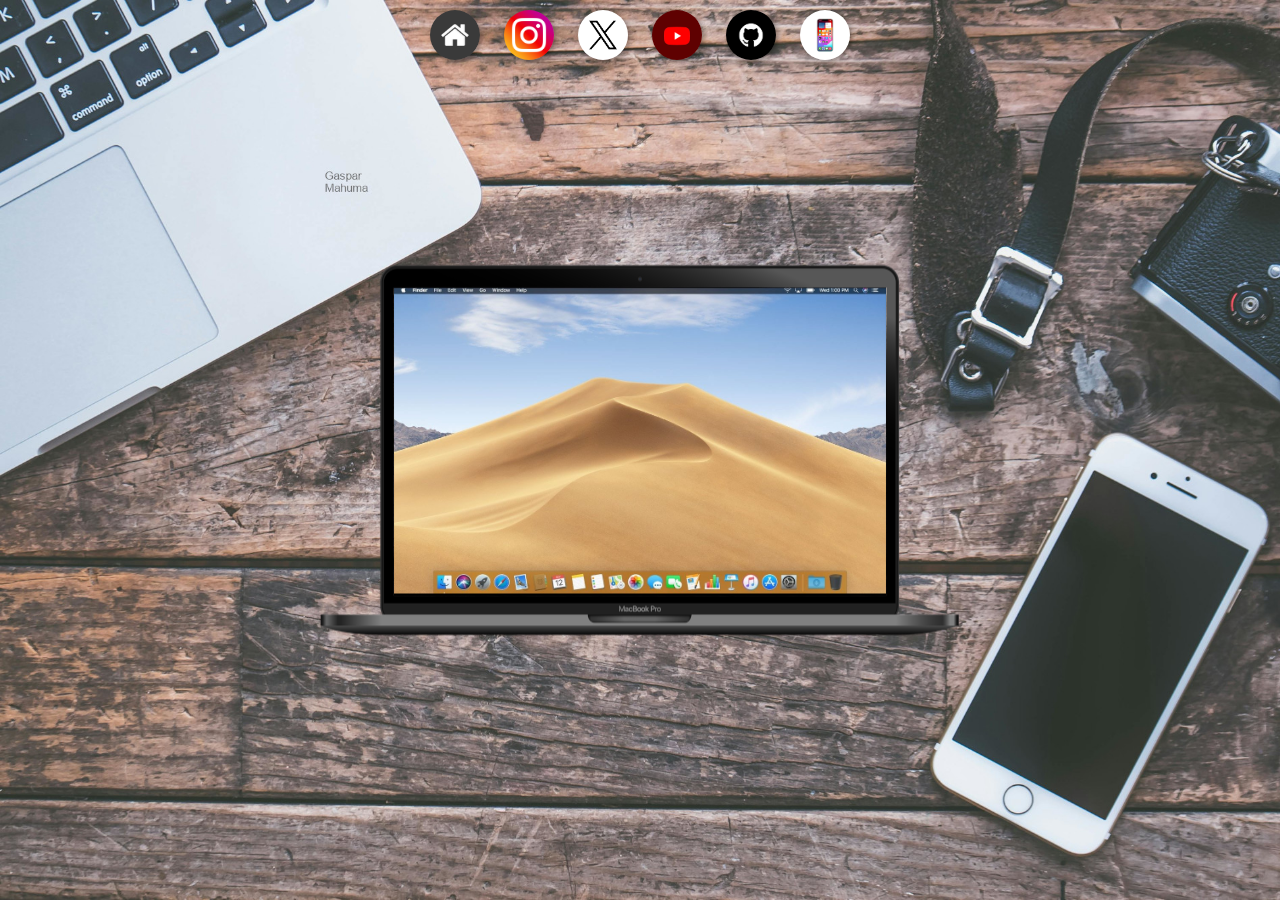
<file: index.html>
<!DOCTYPE html>
<html lang="pt-PT">
<head>
    <meta charset="UTF-8">
    <meta name="viewport" content="width=device-width, initial-scale=1.0">
    <link rel="shortcut icon" href="favicon.ico" type="image/x-icon">
    <title>Redes Sociais | Gaspar</title>
    <link rel="stylesheet" href="estilos/pc.css">
</head>
<body>
    <main>
        <section id="pc">
            <iframe src="homepc.html" name="homepc" id="homepc" frameborder="0">
                O seu navegador não compatível com iframes!
            </iframe>
        </section>
        <section id="redes-sociais">
            <a href="homepc.html" target="homepc"><img src="imagens/home.jpg" alt="Home"></a>
            <a href="instagrampc.html" target="homepc"><img src="imagens/instagram-logo.png" alt="Instagram"></a>
            <a href="xpc.html" target="homepc"><img src="imagens/x-logo.png" alt="X"></a>
            <a href="youtubepc.html" target="homepc"><img src="imagens/youtube-logo.jpg" alt="YouTube"></a>
            <a href="githubpc.html" target="homepc"><img src="imagens/github-logo.png" alt="GitHub"></a>
            <a href="phone.html"><img src="imagens/iphone-botao.png" alt="Versão Telefone"></a>
        </section>
    </main>
</body>
</html>
</file>
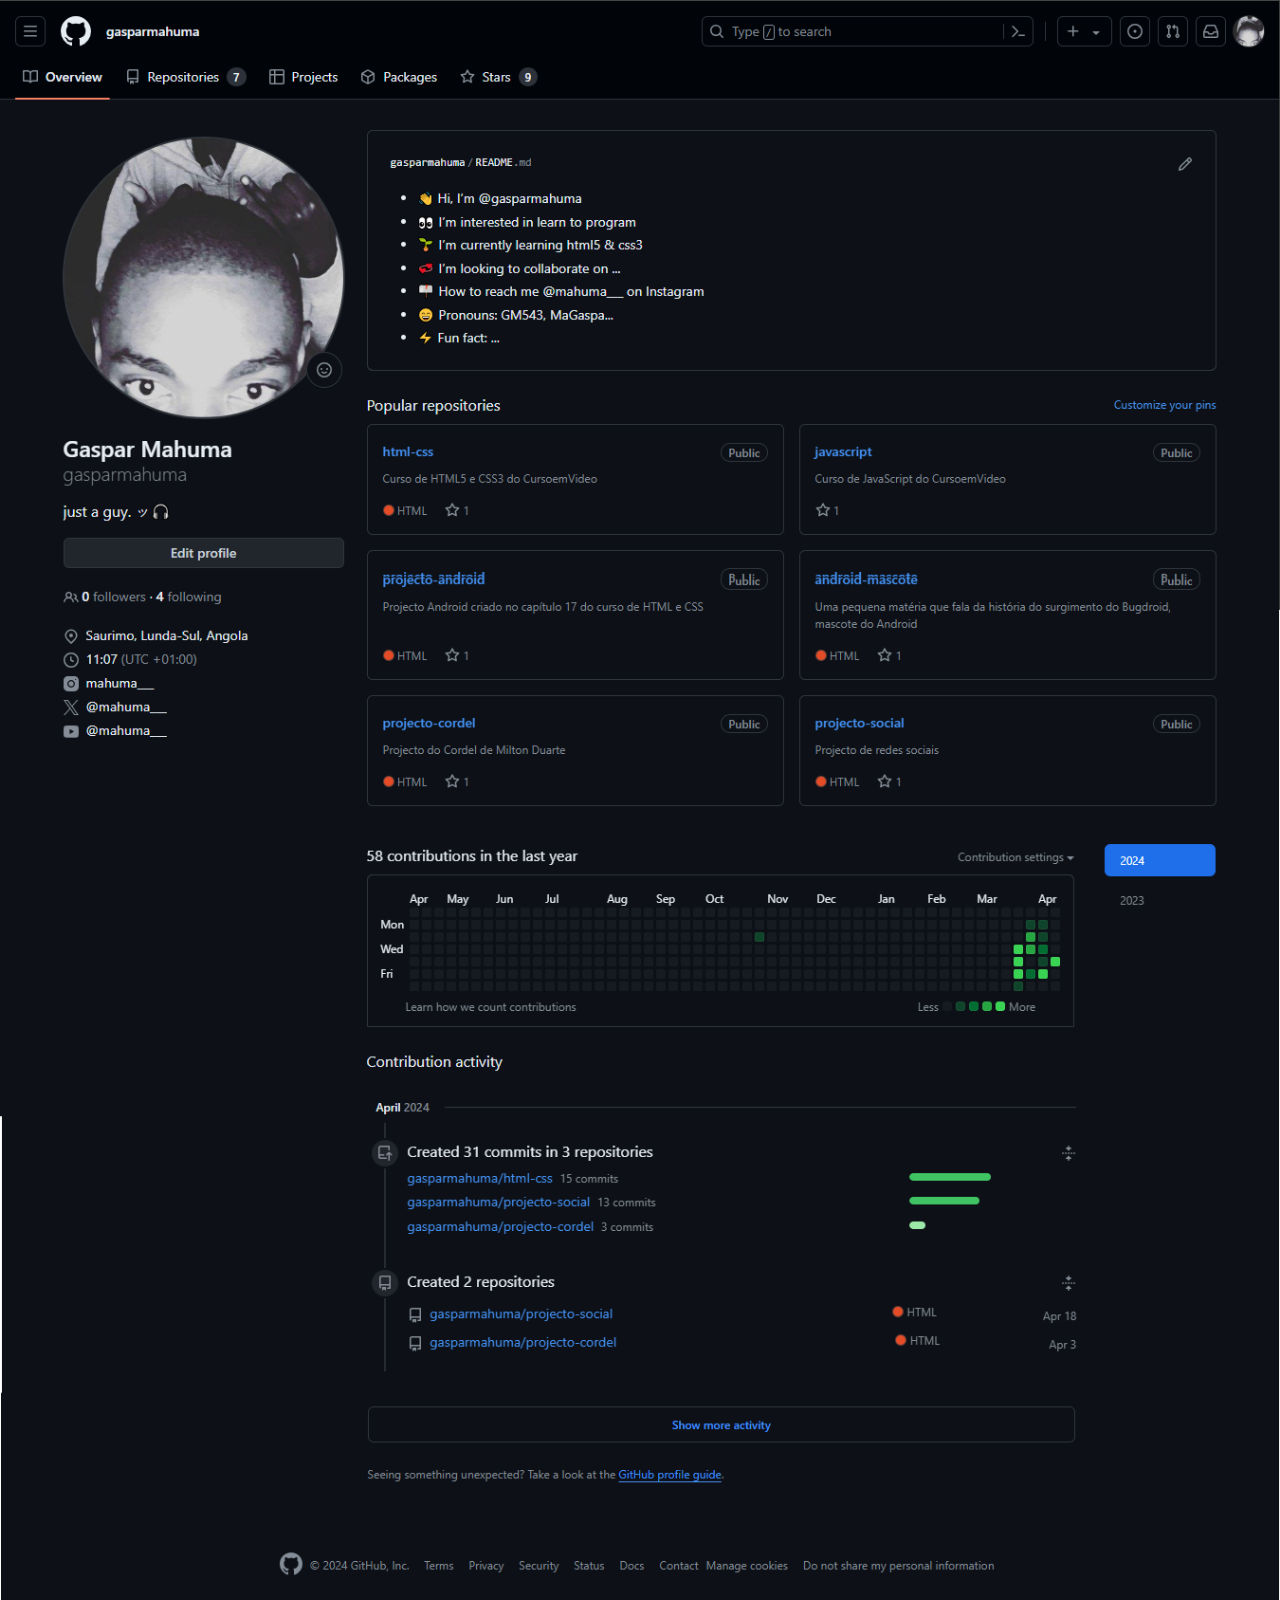
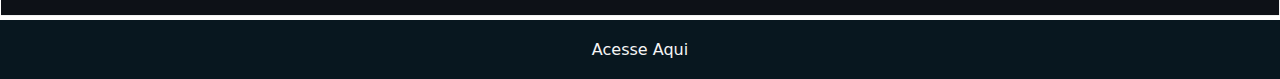
<file: githubpc.html>
<!DOCTYPE html>
<html lang="pt-PT">
<head>
    <meta charset="UTF-8">
    <meta name="viewport" content="width=device-width, initial-scale=1.0">
    <title>GitHub</title>
    <link rel="stylesheet" href="estilos/socialpc.css">
</head>
<body>
    <img src="imagens/githubpc.png" alt="GitHub"><a href="https://www.github.com/gasparmahuma" target="_blank">Acesse Aqui</a>
</body>
</html>
</file>
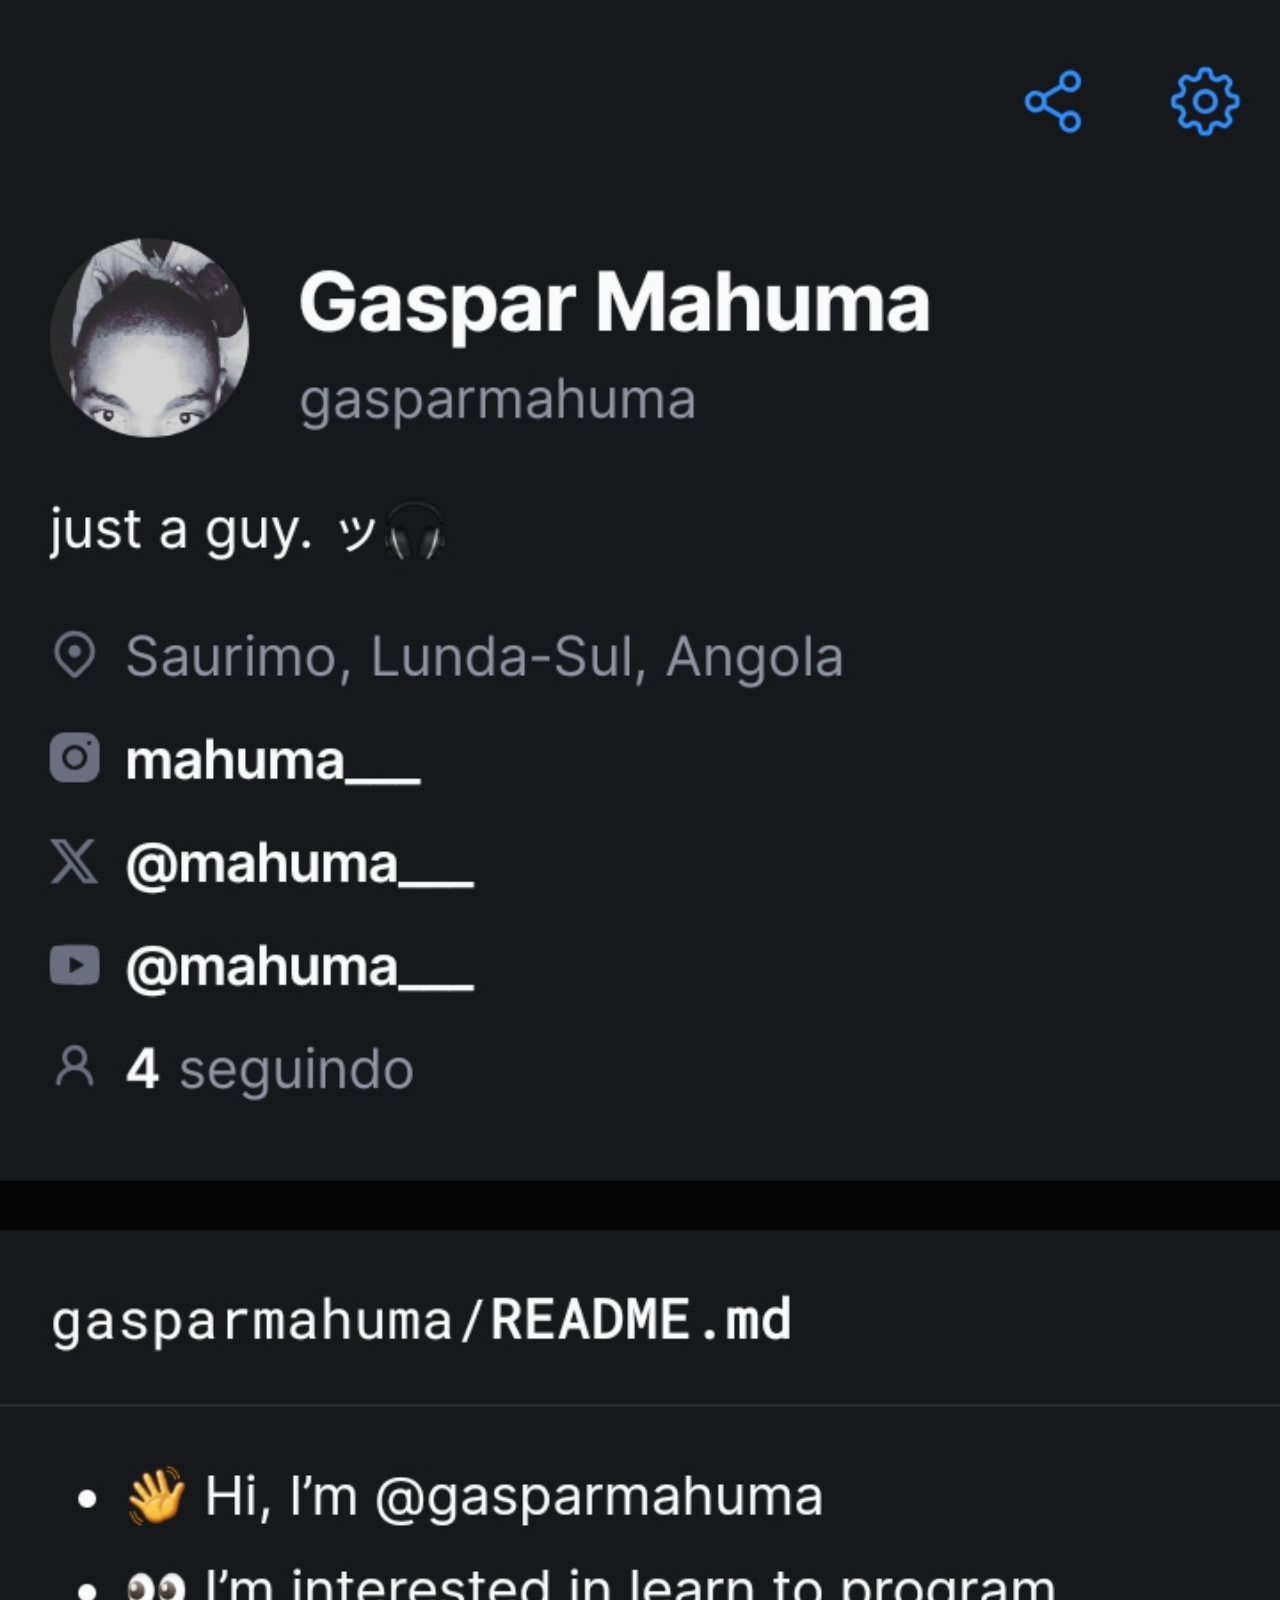
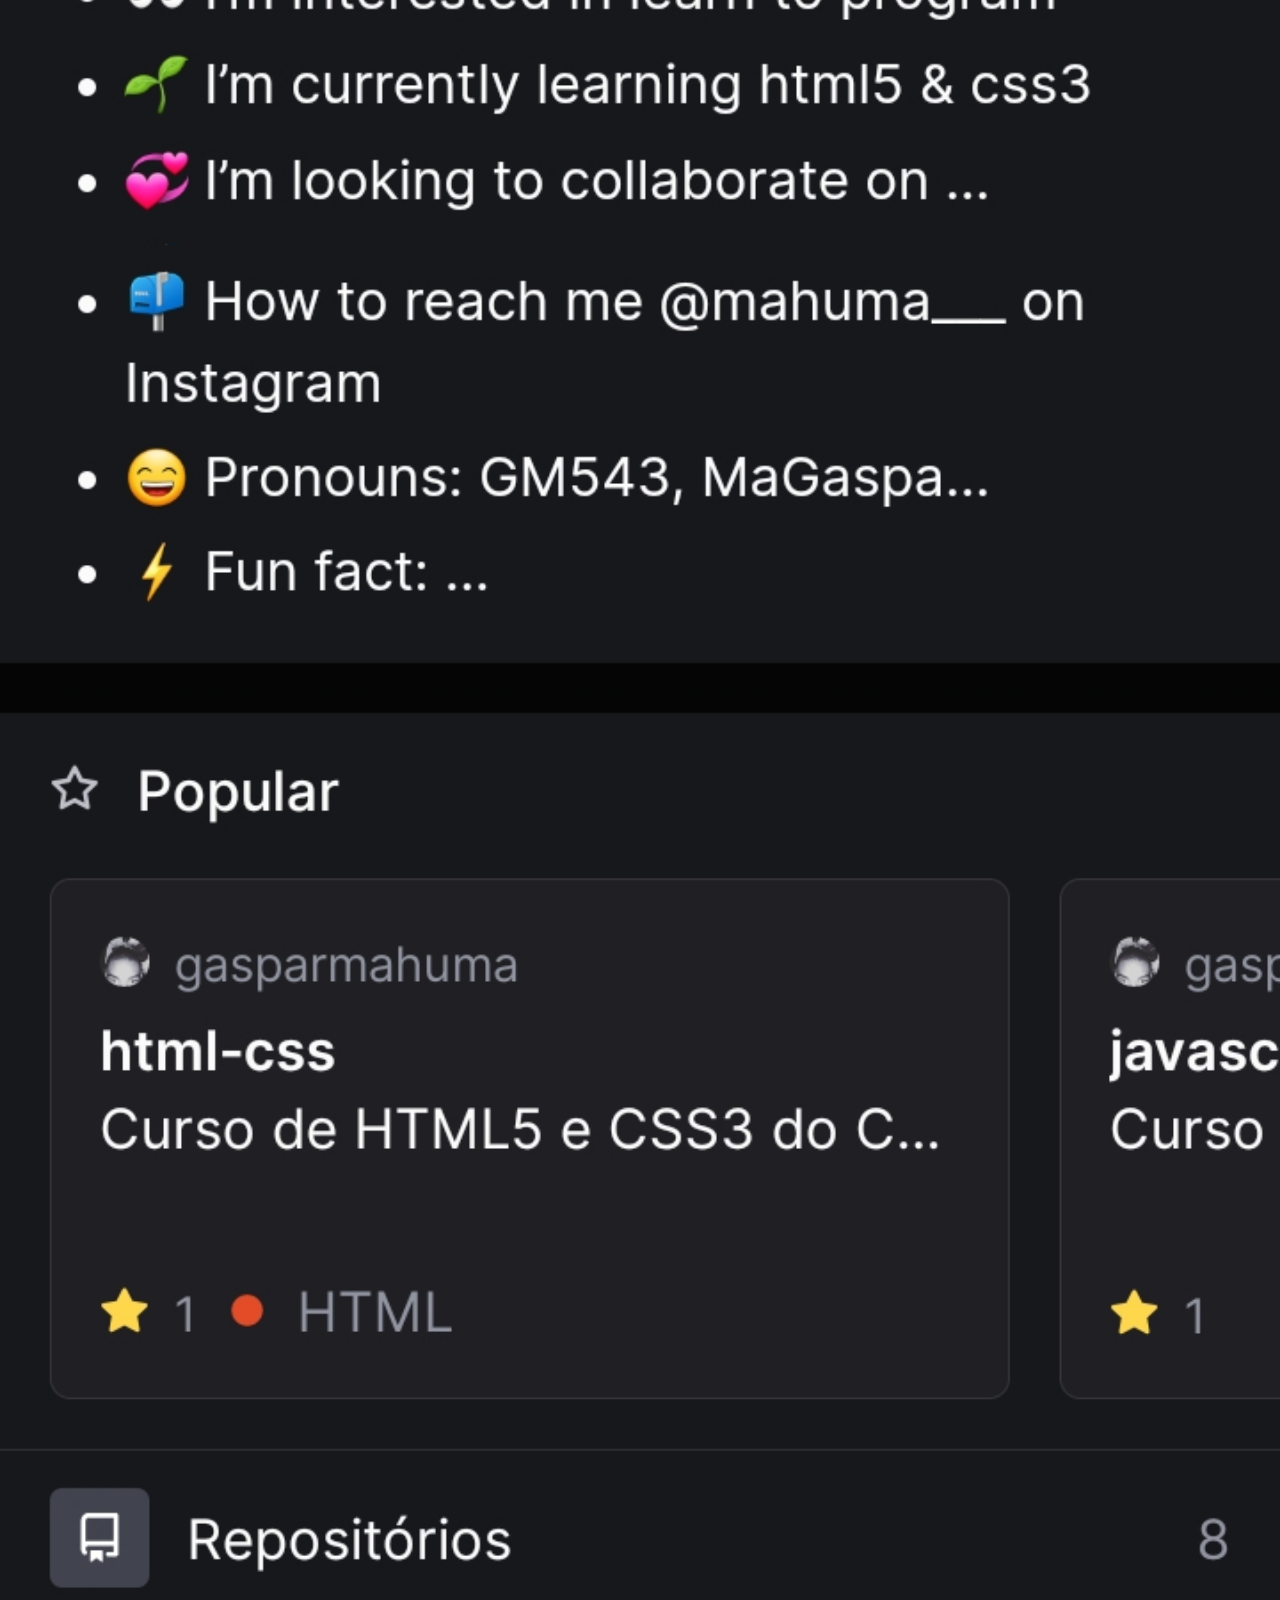
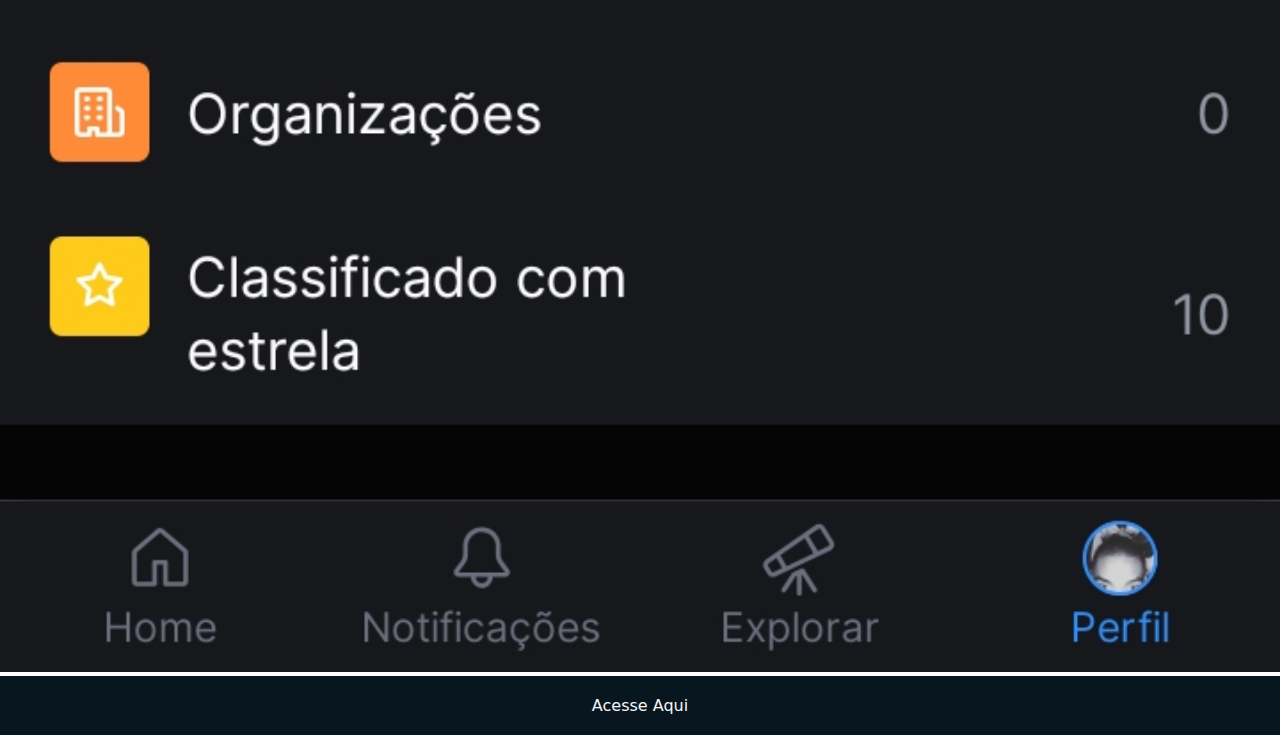
<file: githubphone.html>
<!DOCTYPE html>
<html lang="pt-PT">
<head>
    <meta charset="UTF-8">
    <meta name="viewport" content="width=device-width, initial-scale=1.0">
    <title>GitHub</title>
    <link rel="stylesheet" href="estilos/socialphone.css">
</head>
<body>
    <img src="imagens/githubphone.jpg" alt="GitHub"><a href="https://www.github.com/gasparmahuma" target="_blank">Acesse Aqui</a>
</body>
</html>
</file>
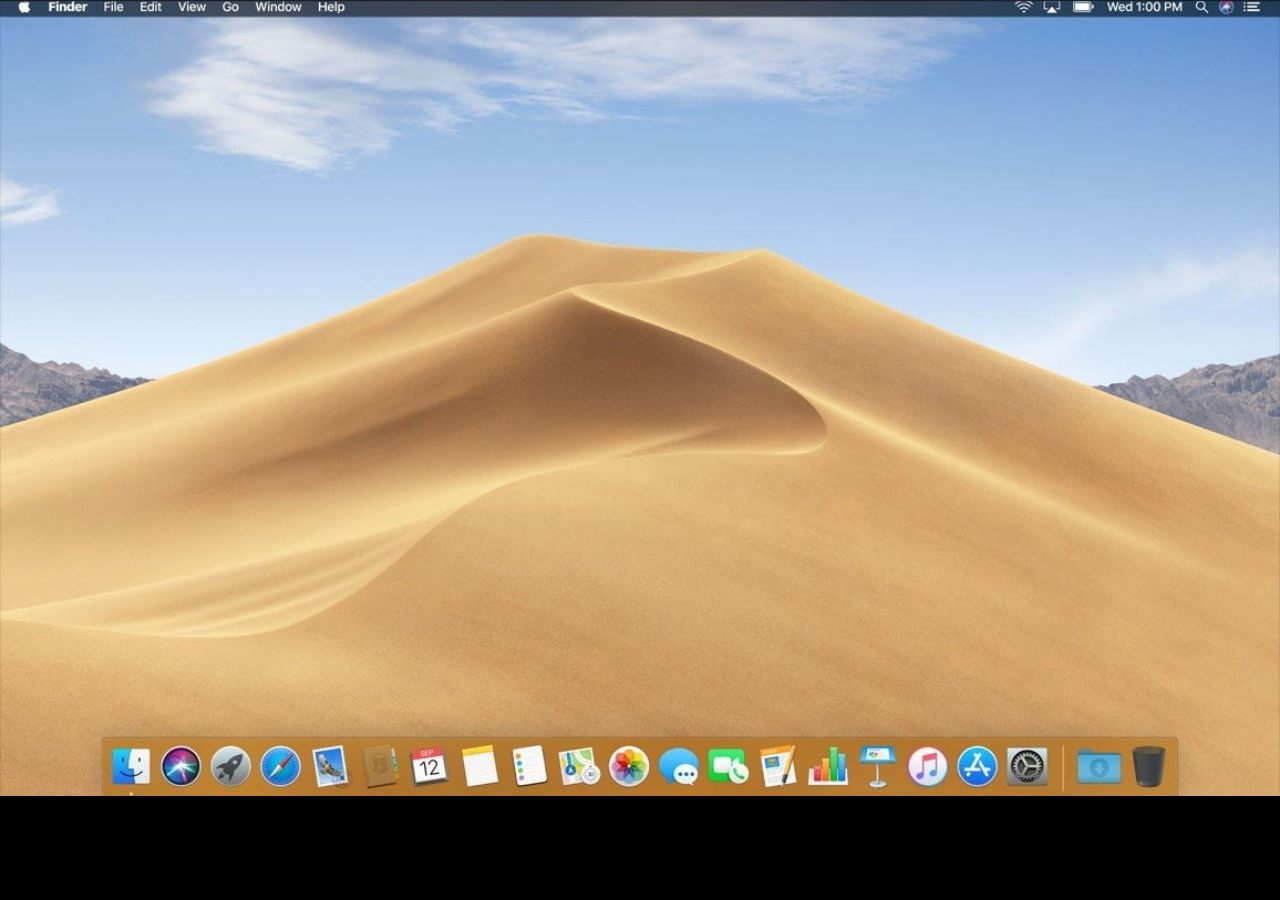
<file: homepc.html>
<!DOCTYPE html>
<html lang="pt-PT">
<head>
    <meta charset="UTF-8">
    <meta name="viewport" content="width=device-width, initial-scale=1.0">
    <title>Home PC</title>
    <style>
        * {
            margin: 0px;
            padding: 0px;
        }

        body {
            background-color: black;
            background-image: url('imagens/macos.jpg');
            background-repeat: no-repeat;
            background-position: top center;
            background-size: cover;

        }
    </style>
</head>
<body>

</body>
</html>
</file>
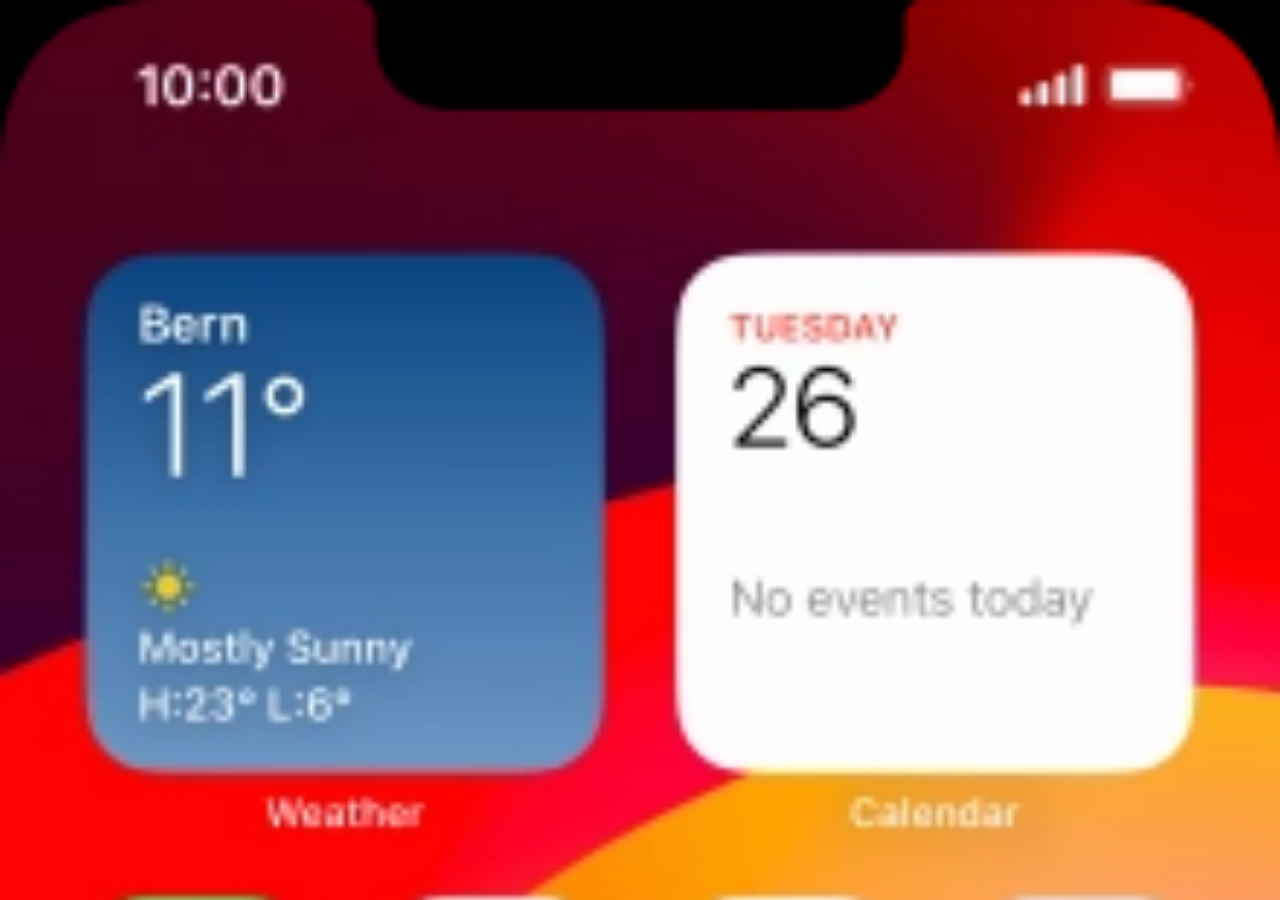
<file: homephone.html>
<!DOCTYPE html>
<html lang="pt-PT">
<head>
    <meta charset="UTF-8">
    <meta name="viewport" content="width=device-width, initial-scale=1.0">
    <title>Home Phone</title>
    <style>
        * {
            margin: 0px;
            padding: 0px;
        }

        body {
            background-color: black;
            background-image: url('imagens/ios.png');
            background-repeat: no-repeat;
            background-position: top center;
            background-size: cover;
        }
    </style>
</head>
<body>
    
</body>
</html>
</file>
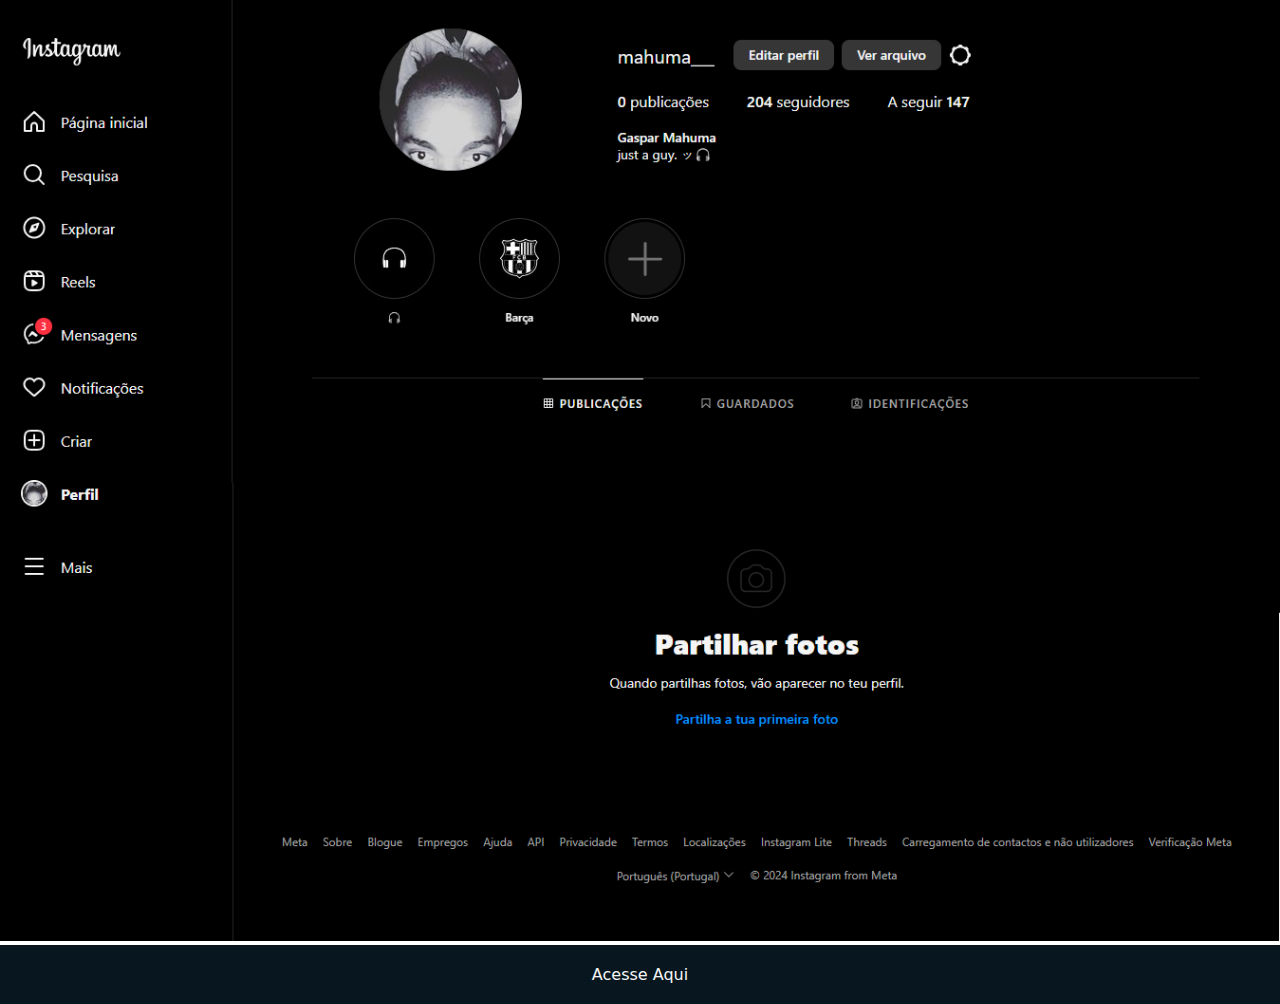
<file: instagrampc.html>
<!DOCTYPE html>
<html lang="pt-PT">
<head>
    <meta charset="UTF-8">
    <meta name="viewport" content="width=device-width, initial-scale=1.0">
    <title>Instagram</title>
    <link rel="stylesheet" href="estilos/socialpc.css">
</head>
<body>
    <img src="imagens/instapc.png" alt="Instagram"><a href="https://www.instagram.com/mahuma___" target="_blank">Acesse Aqui</a>
</body>
</html>
</file>
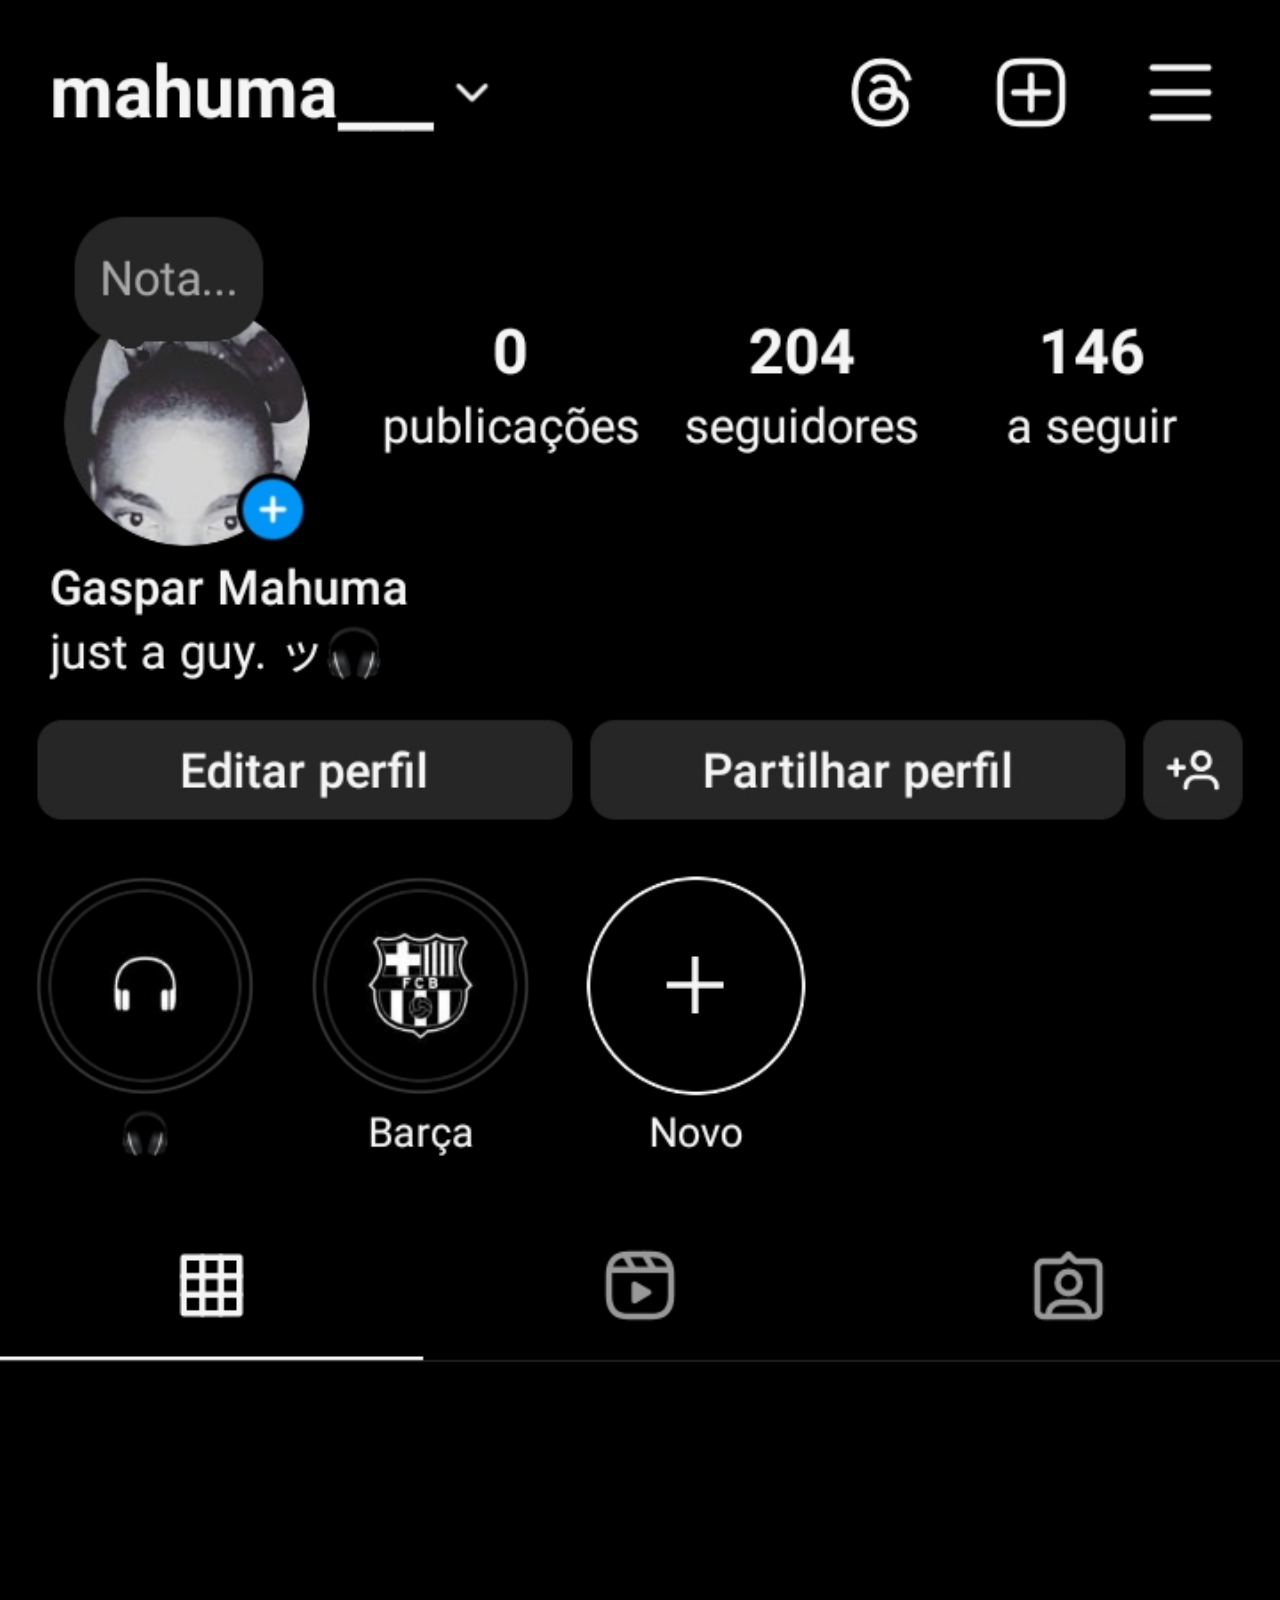
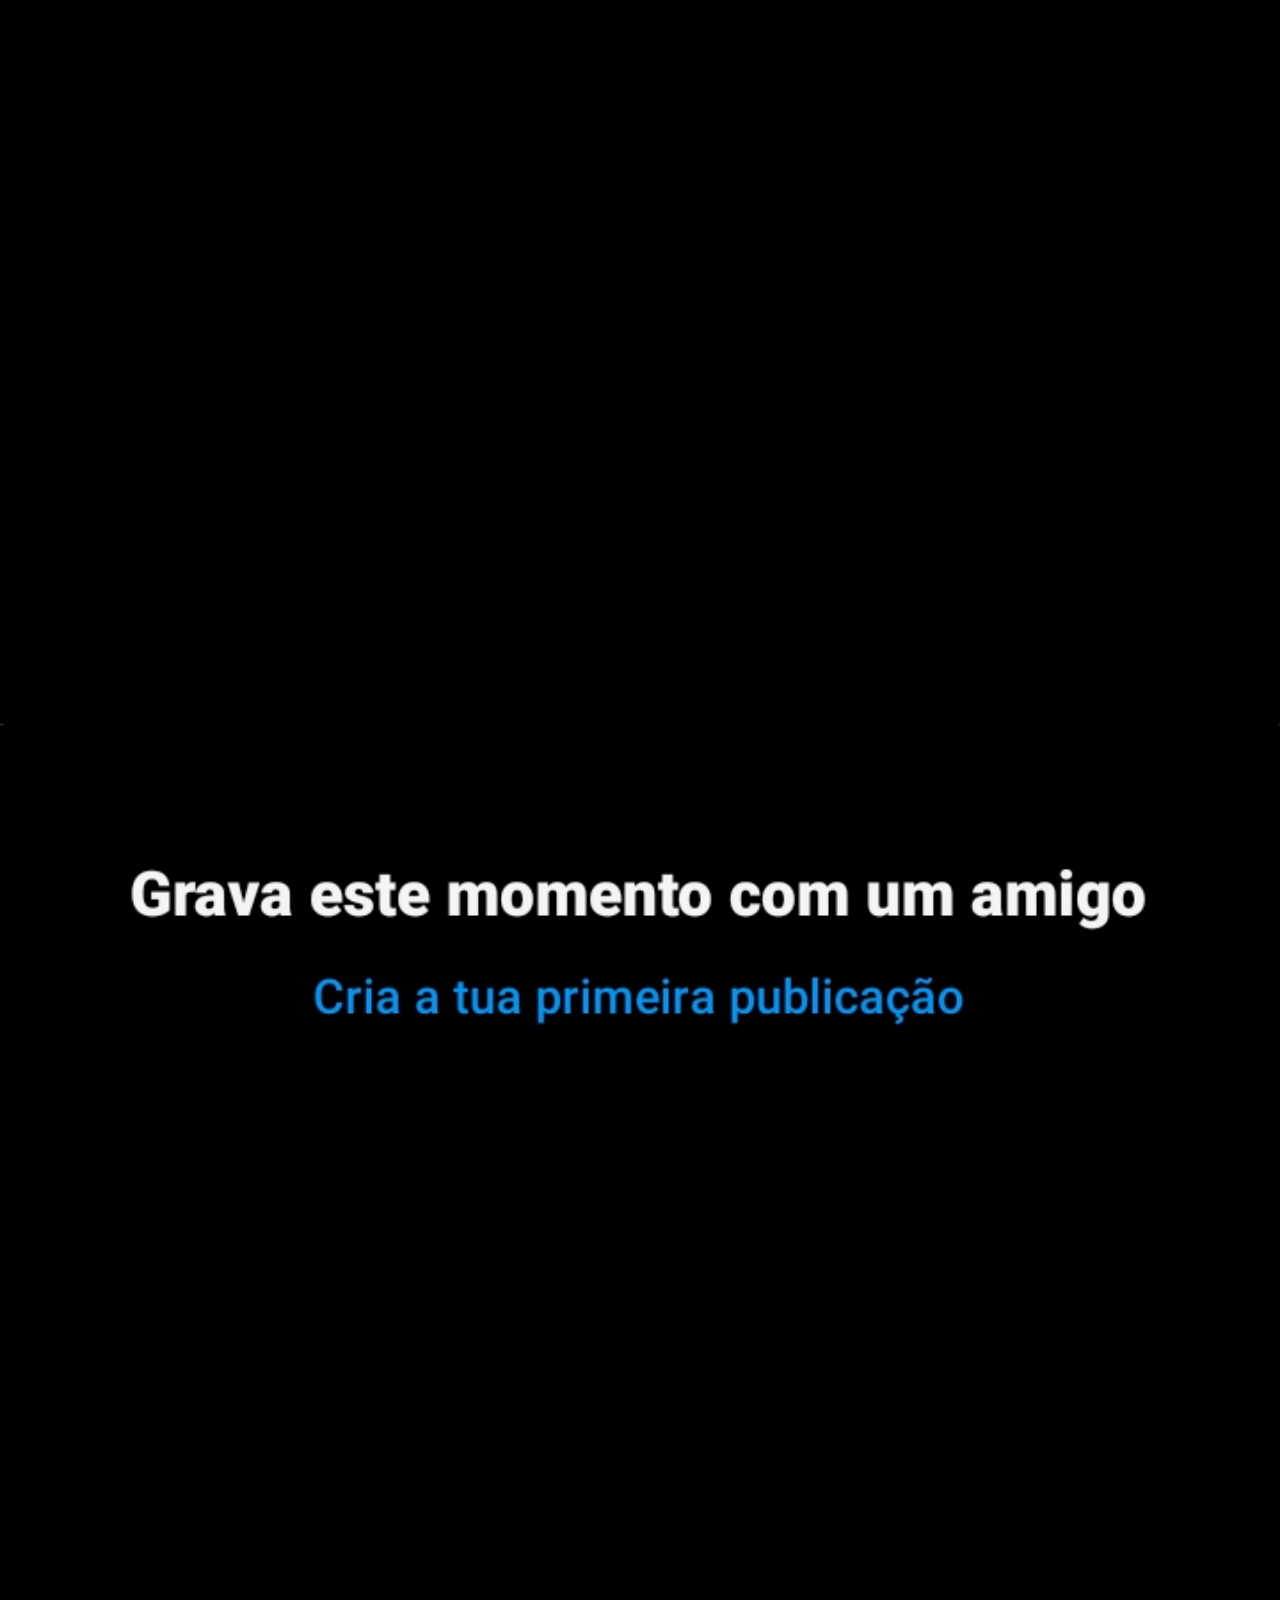
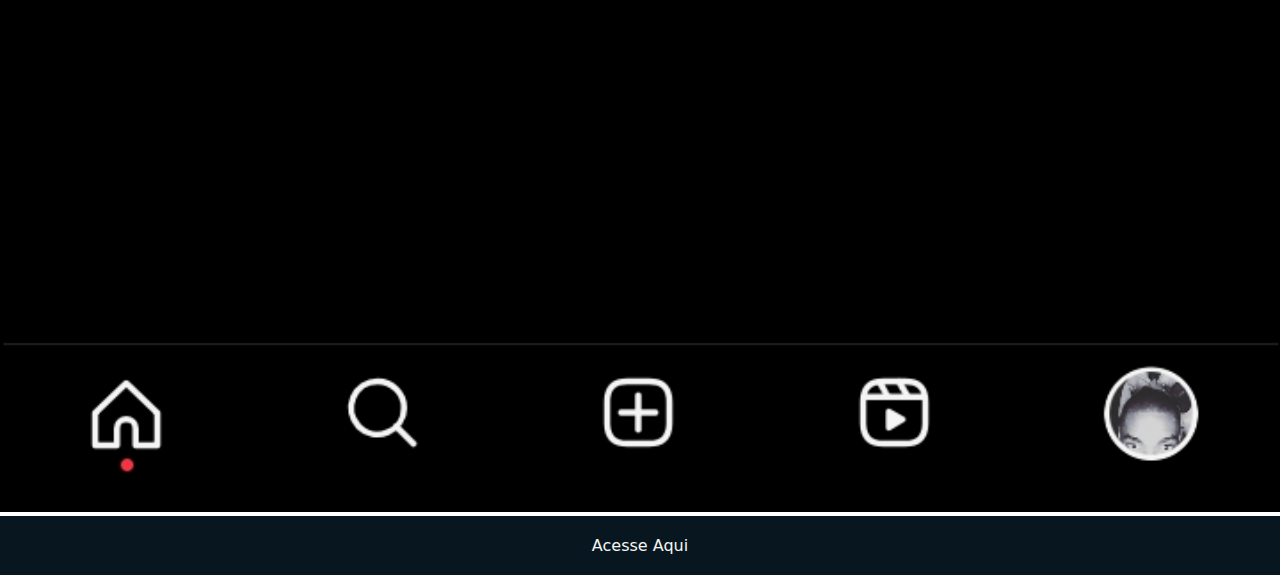
<file: instagramphone.html>
<!DOCTYPE html>
<html lang="pt-PT">
<head>
    <meta charset="UTF-8">
    <meta name="viewport" content="width=device-width, initial-scale=1.0">
    <title>Instagram</title>
    <link rel="stylesheet" href="estilos/socialphone.css">
</head>
<body>
    <img src="imagens/instaphone.jpg" alt="Instagram"><a href="https://www.instagram.com/mahuma___" target="_blank">Acesse Aqui</a>
</body>
</html>
</file>
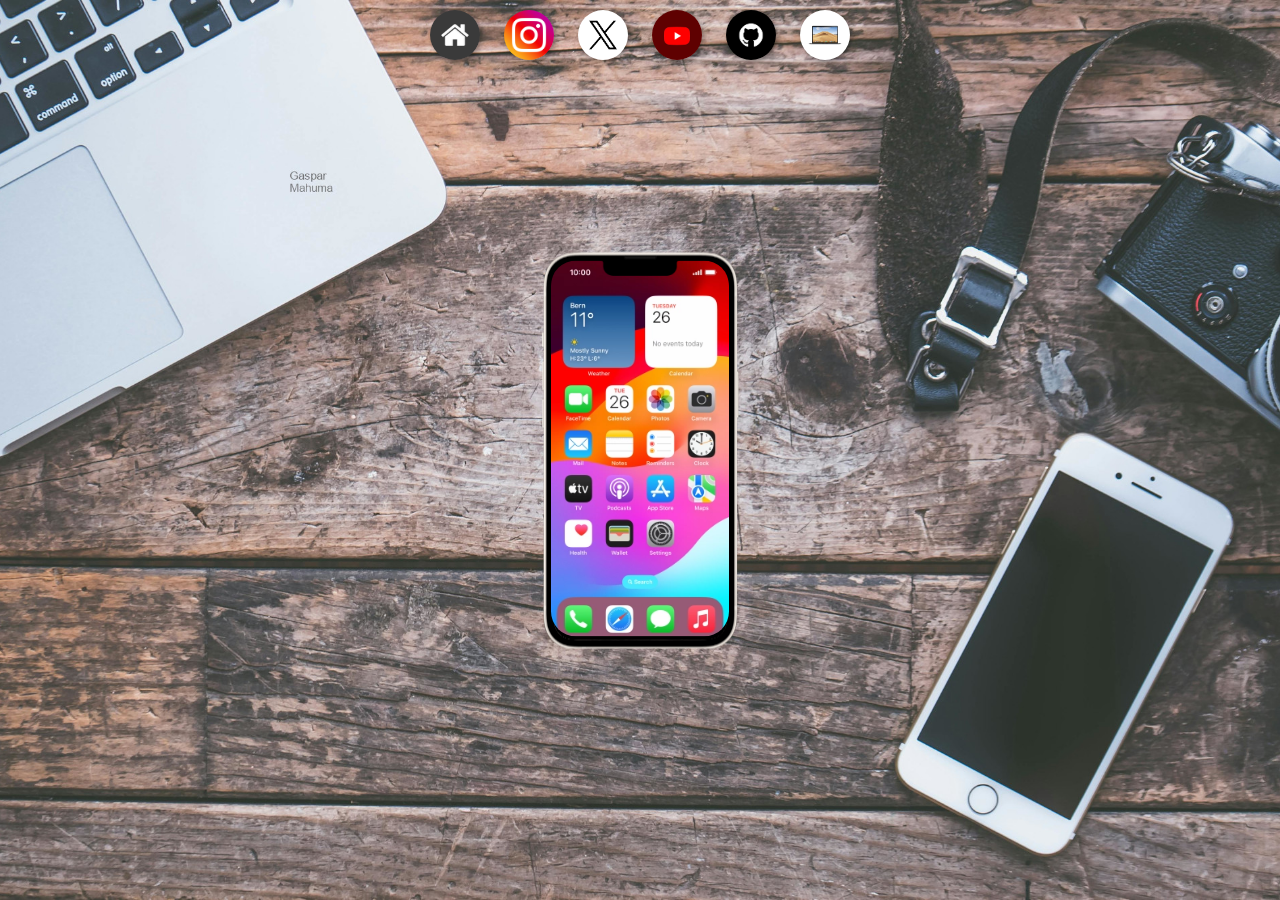
<file: phone.html>
<!DOCTYPE html>
<html lang="pt-PT">
<head>
    <meta charset="UTF-8">
    <meta name="viewport" content="width=device-width, initial-scale=1.0">
    <link rel="shortcut icon" href="favicon.ico" type="image/x-icon">
    <title>Redes Sociais | Gaspar</title>
    <link rel="stylesheet" href="estilos/phone.css">
</head>
<body>
    <main>
        <section id="phone">
            <iframe src="homephone.html" name="homephone" id="homephone" frameborder="0">
                O seu navegador não é compatível com iframes!
            </iframe>
        </section>
        <section id="redes-sociais">
            <a href="homephone.html" target="homephone"><img src="imagens/home.jpg" alt="Home Phone"></a>
            <a href="instagramphone.html" target="homephone"><img src="imagens/instagram-logo.png" alt="Instagram"></a>
            <a href="xphone.html" target="homephone"><img src="imagens/x-logo.png" alt="X"></a>
            <a href="youtubephone.html" target="homephone"><img src="imagens/youtube-logo.jpg" alt="YouTube"></a>
            <a href="githubphone.html" target="homephone"><img src="imagens/github-logo.png" alt="GitHub"></a>
            <a href="index.html"><img src="imagens/macbokbotao.png" alt="Versão PC"></a>
        </section>
    </main>
</body>
</html>
</file>
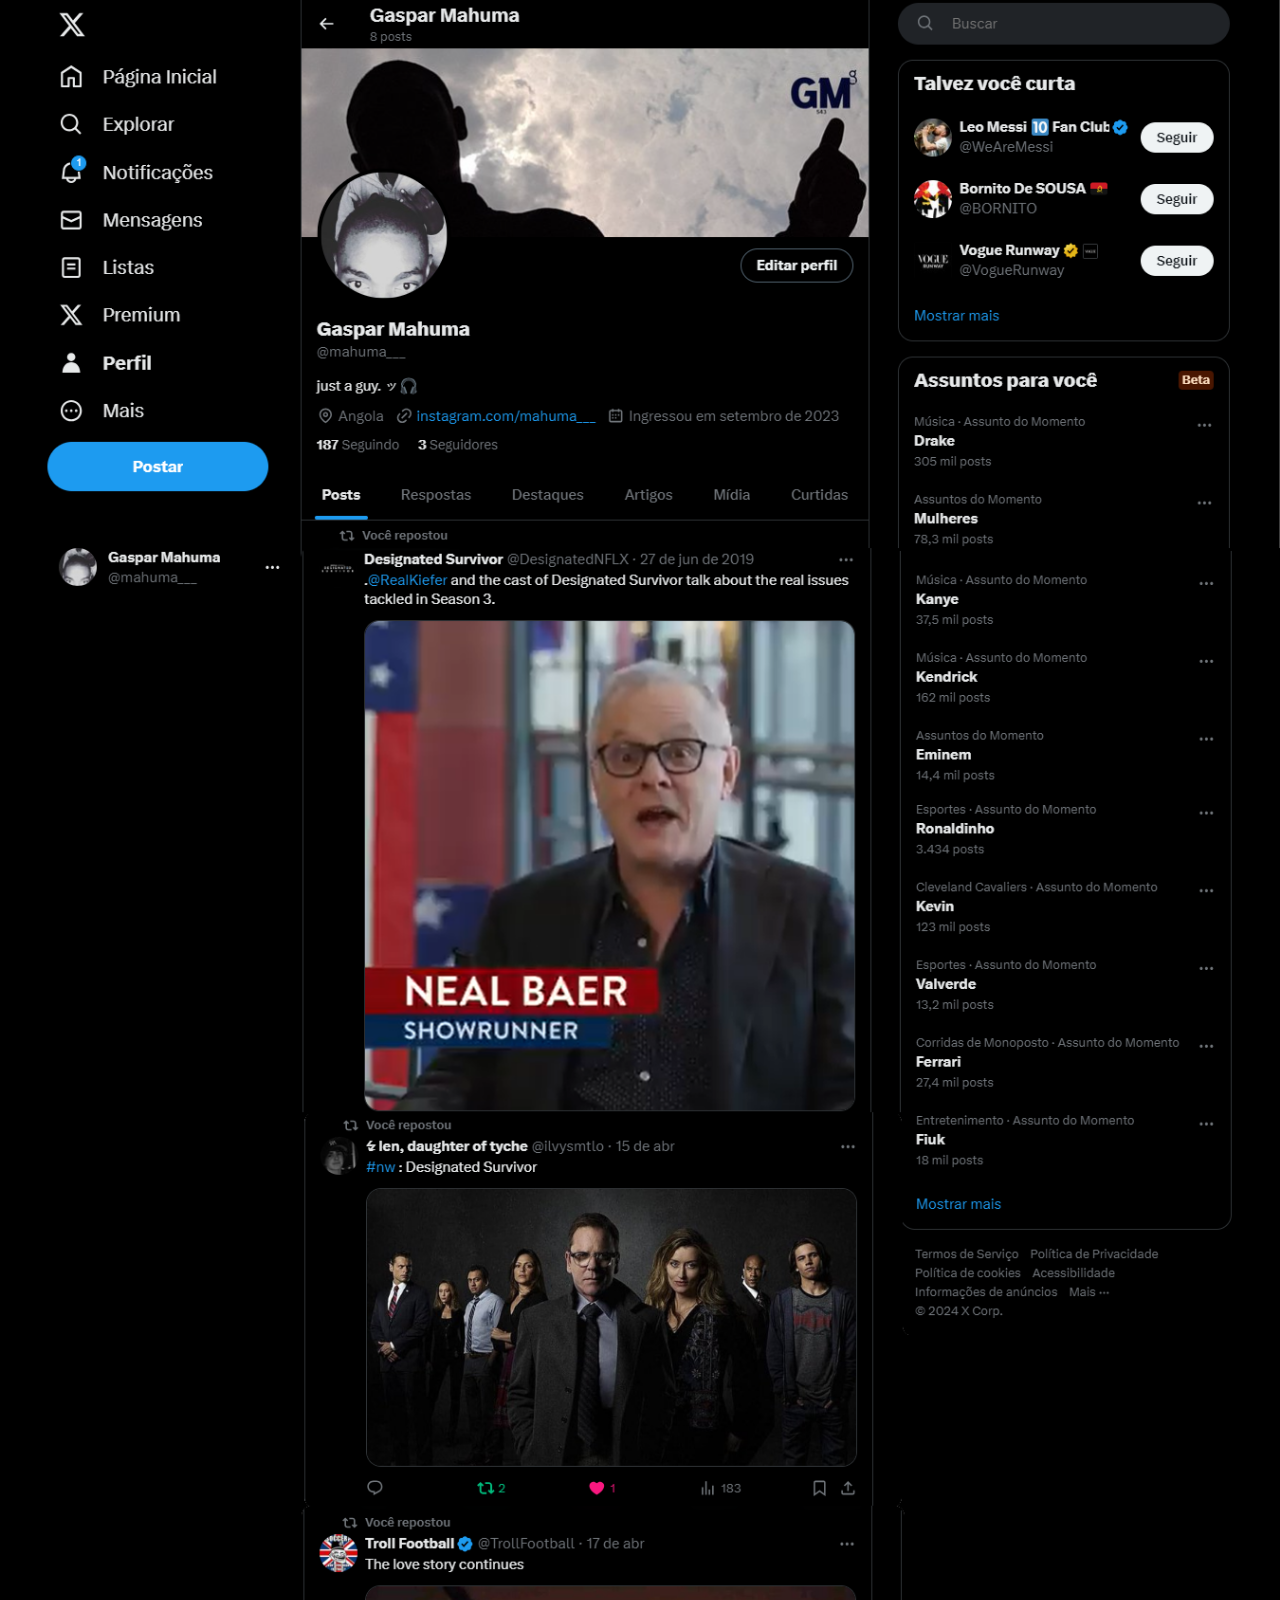
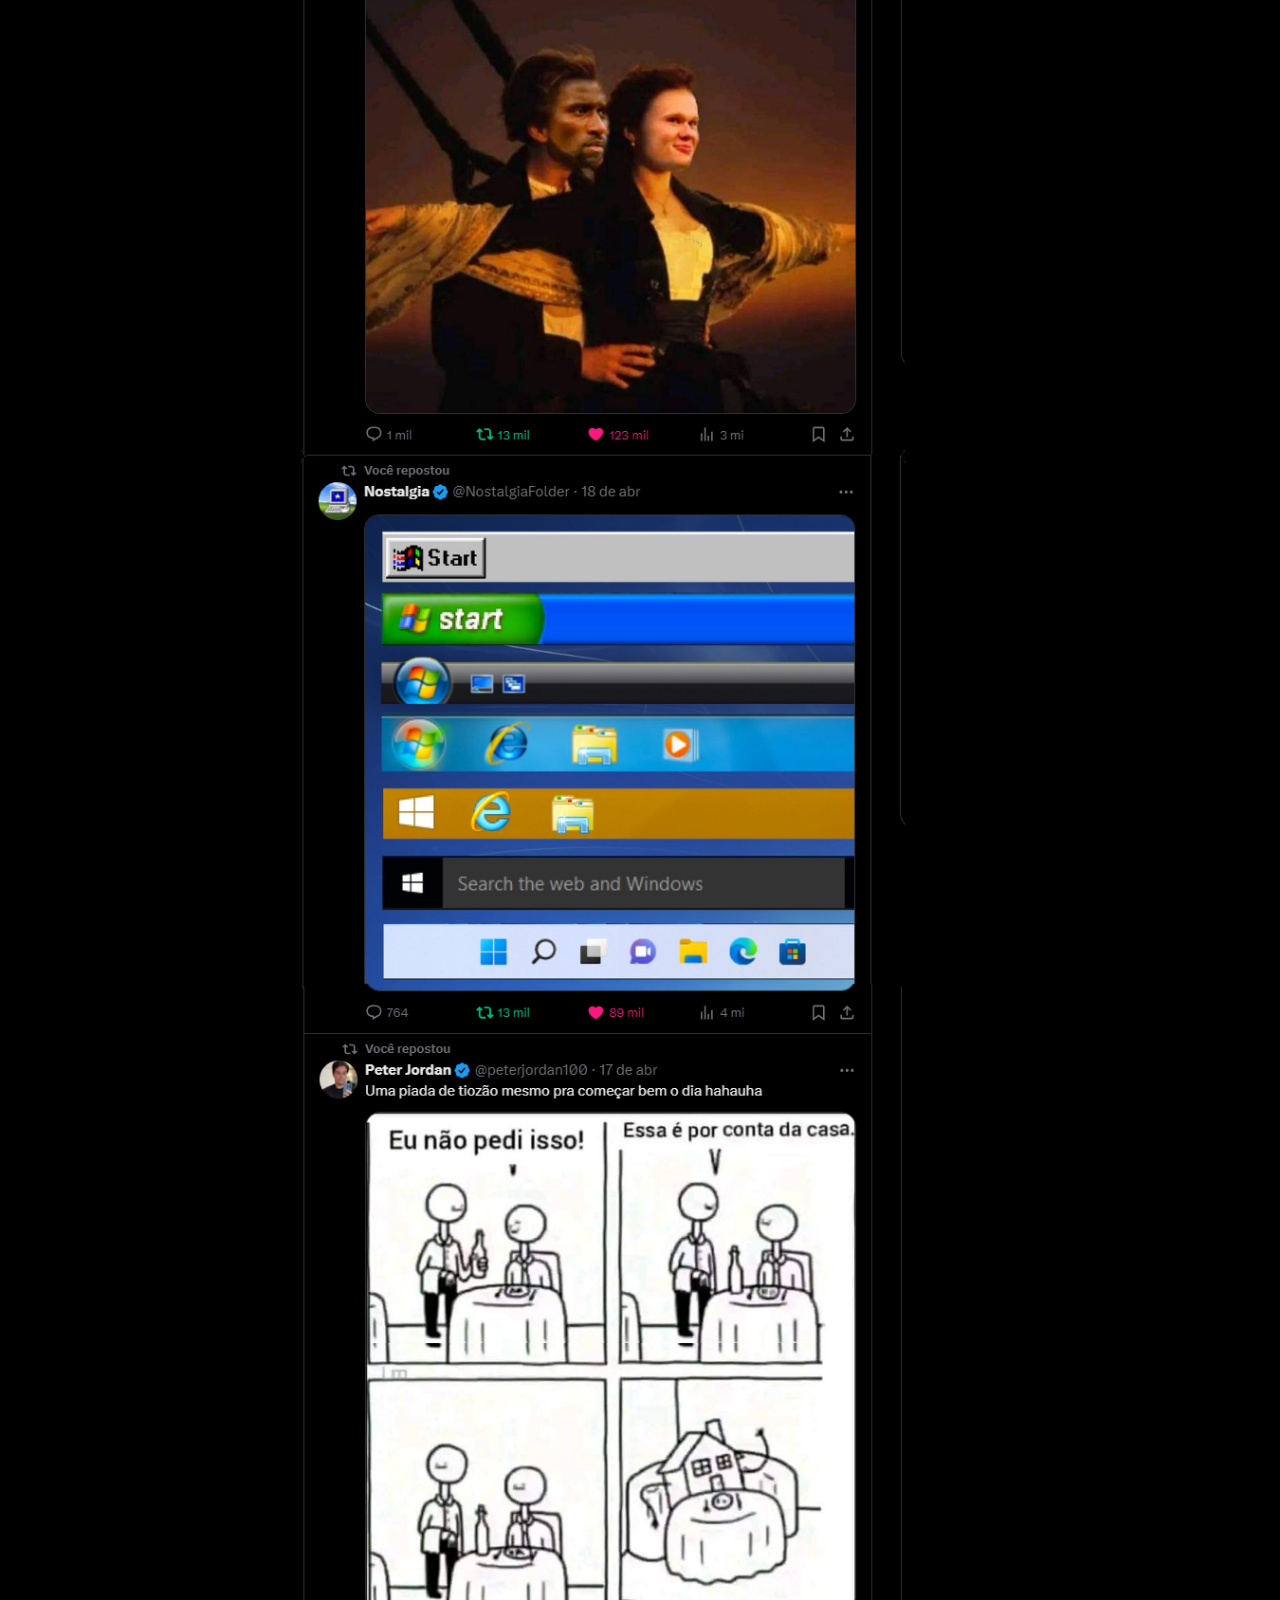
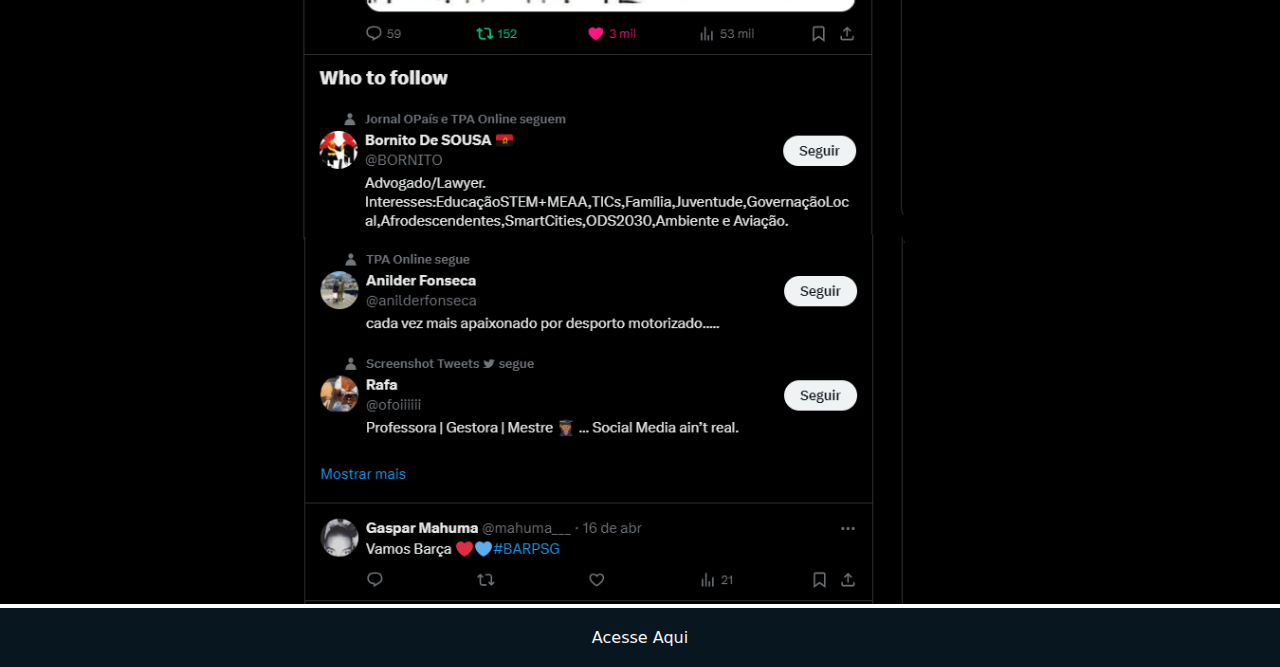
<file: xpc.html>
<!DOCTYPE html>
<html lang="pt-PT">
<head>
    <meta charset="UTF-8">
    <meta name="viewport" content="width=device-width, initial-scale=1.0">
    <title>X</title>
    <link rel="stylesheet" href="estilos/socialpc.css">
</head>
<body>
    <img src="imagens/xpc.png" alt="X"><a href="https://www.twitter.com/mahuma___" target="_blank">Acesse Aqui</a>
</body>
</html>
</file>
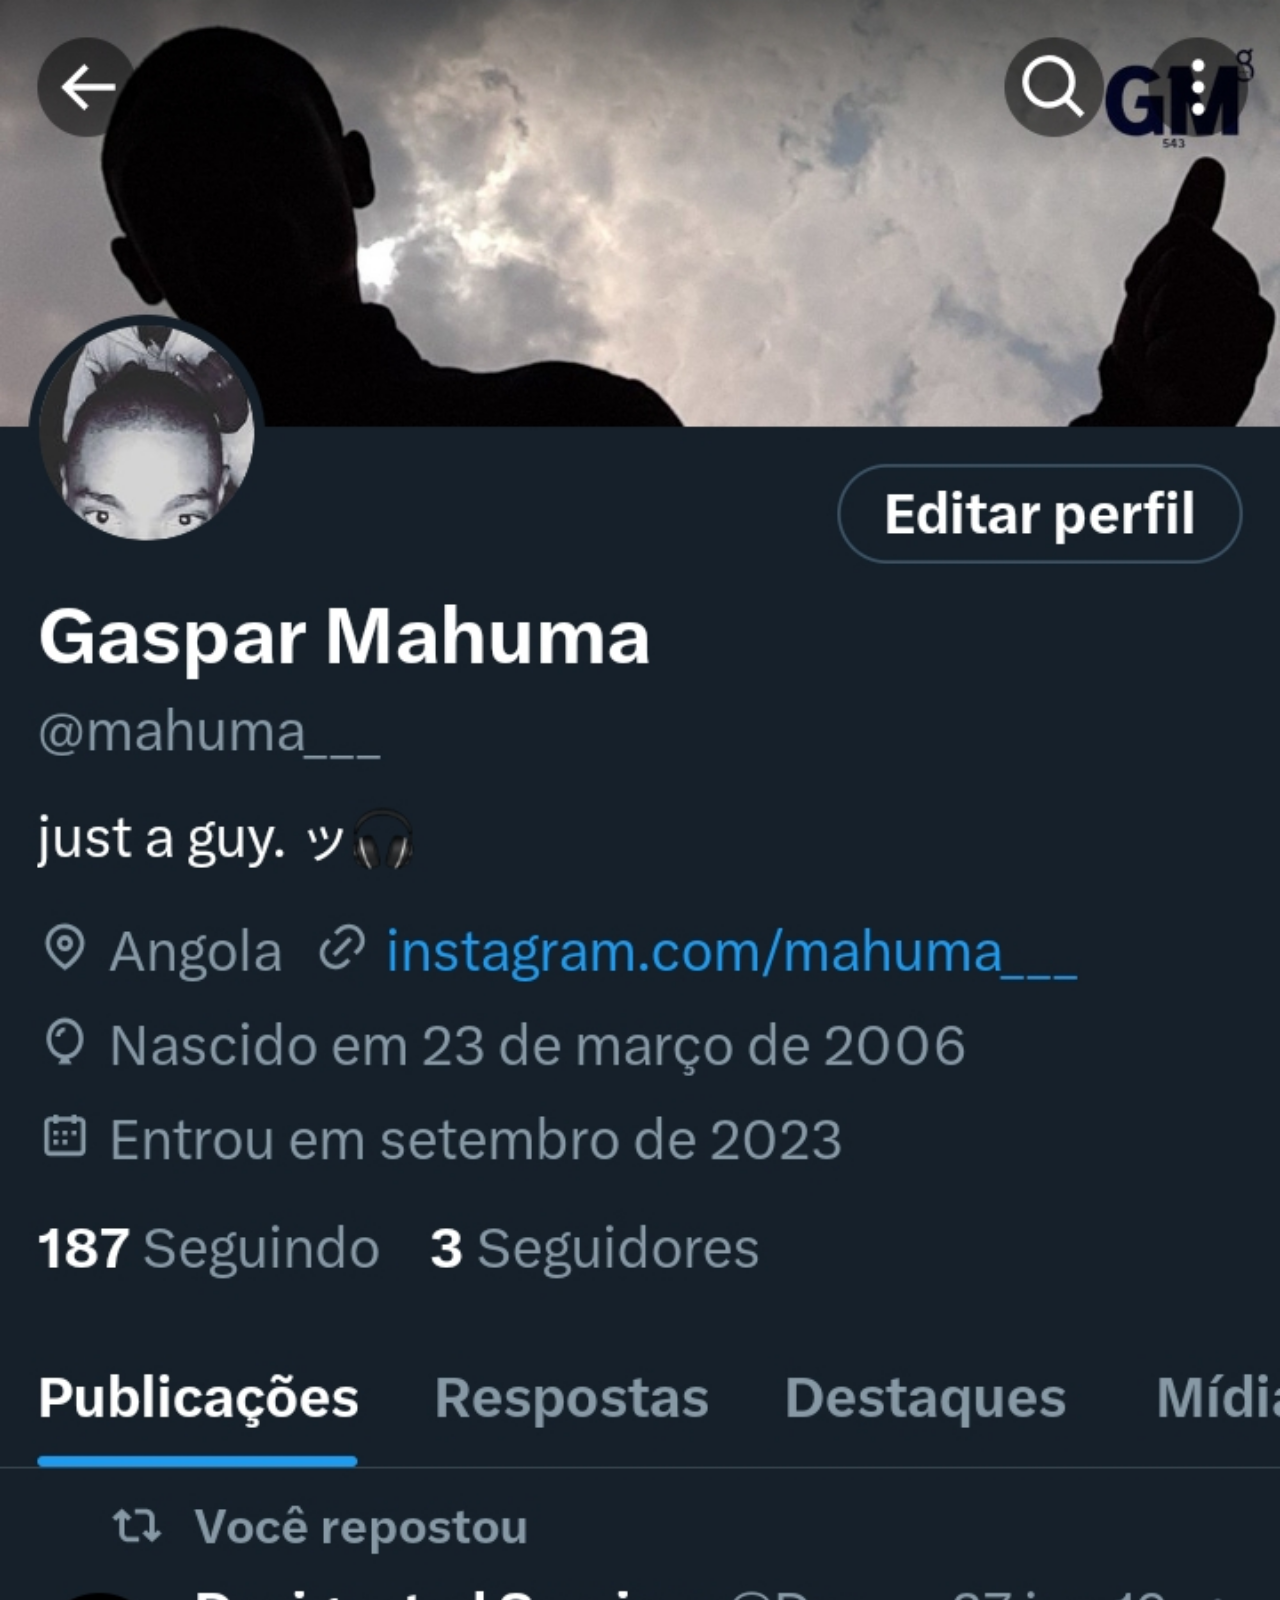
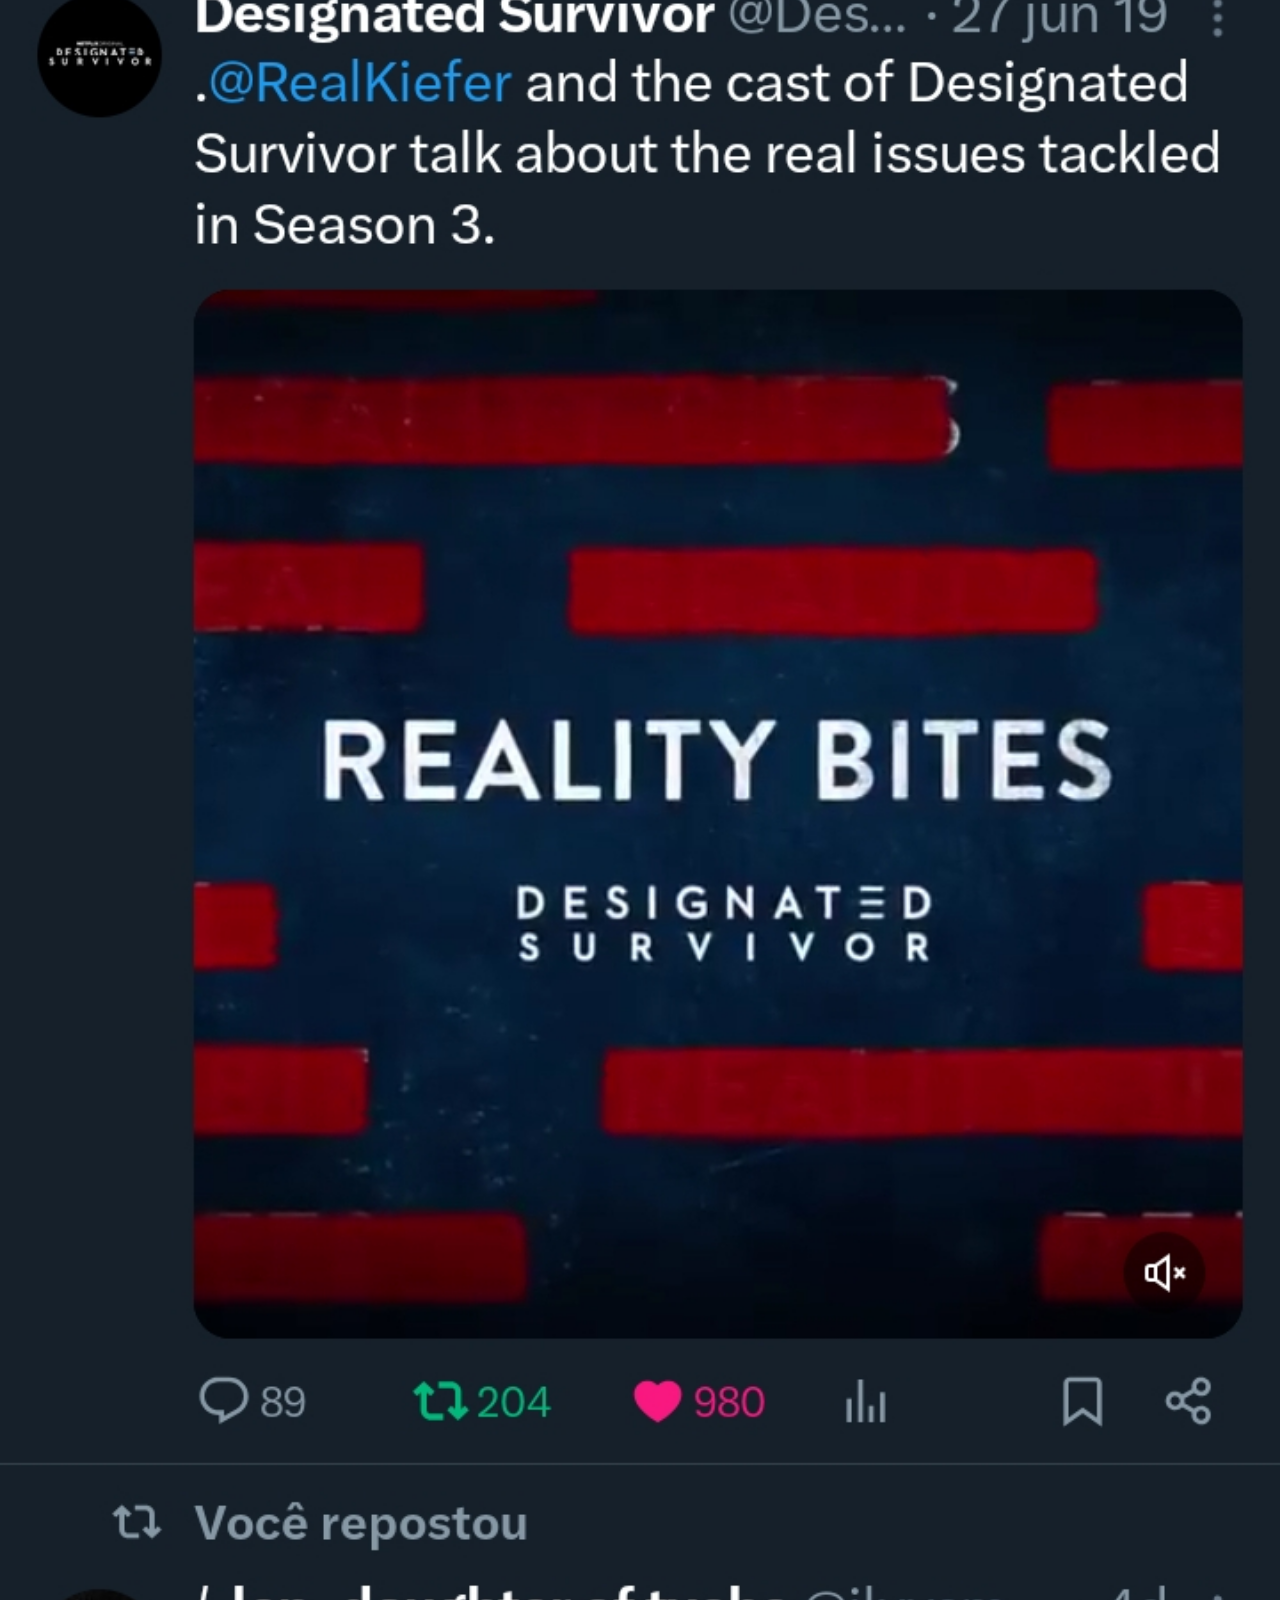
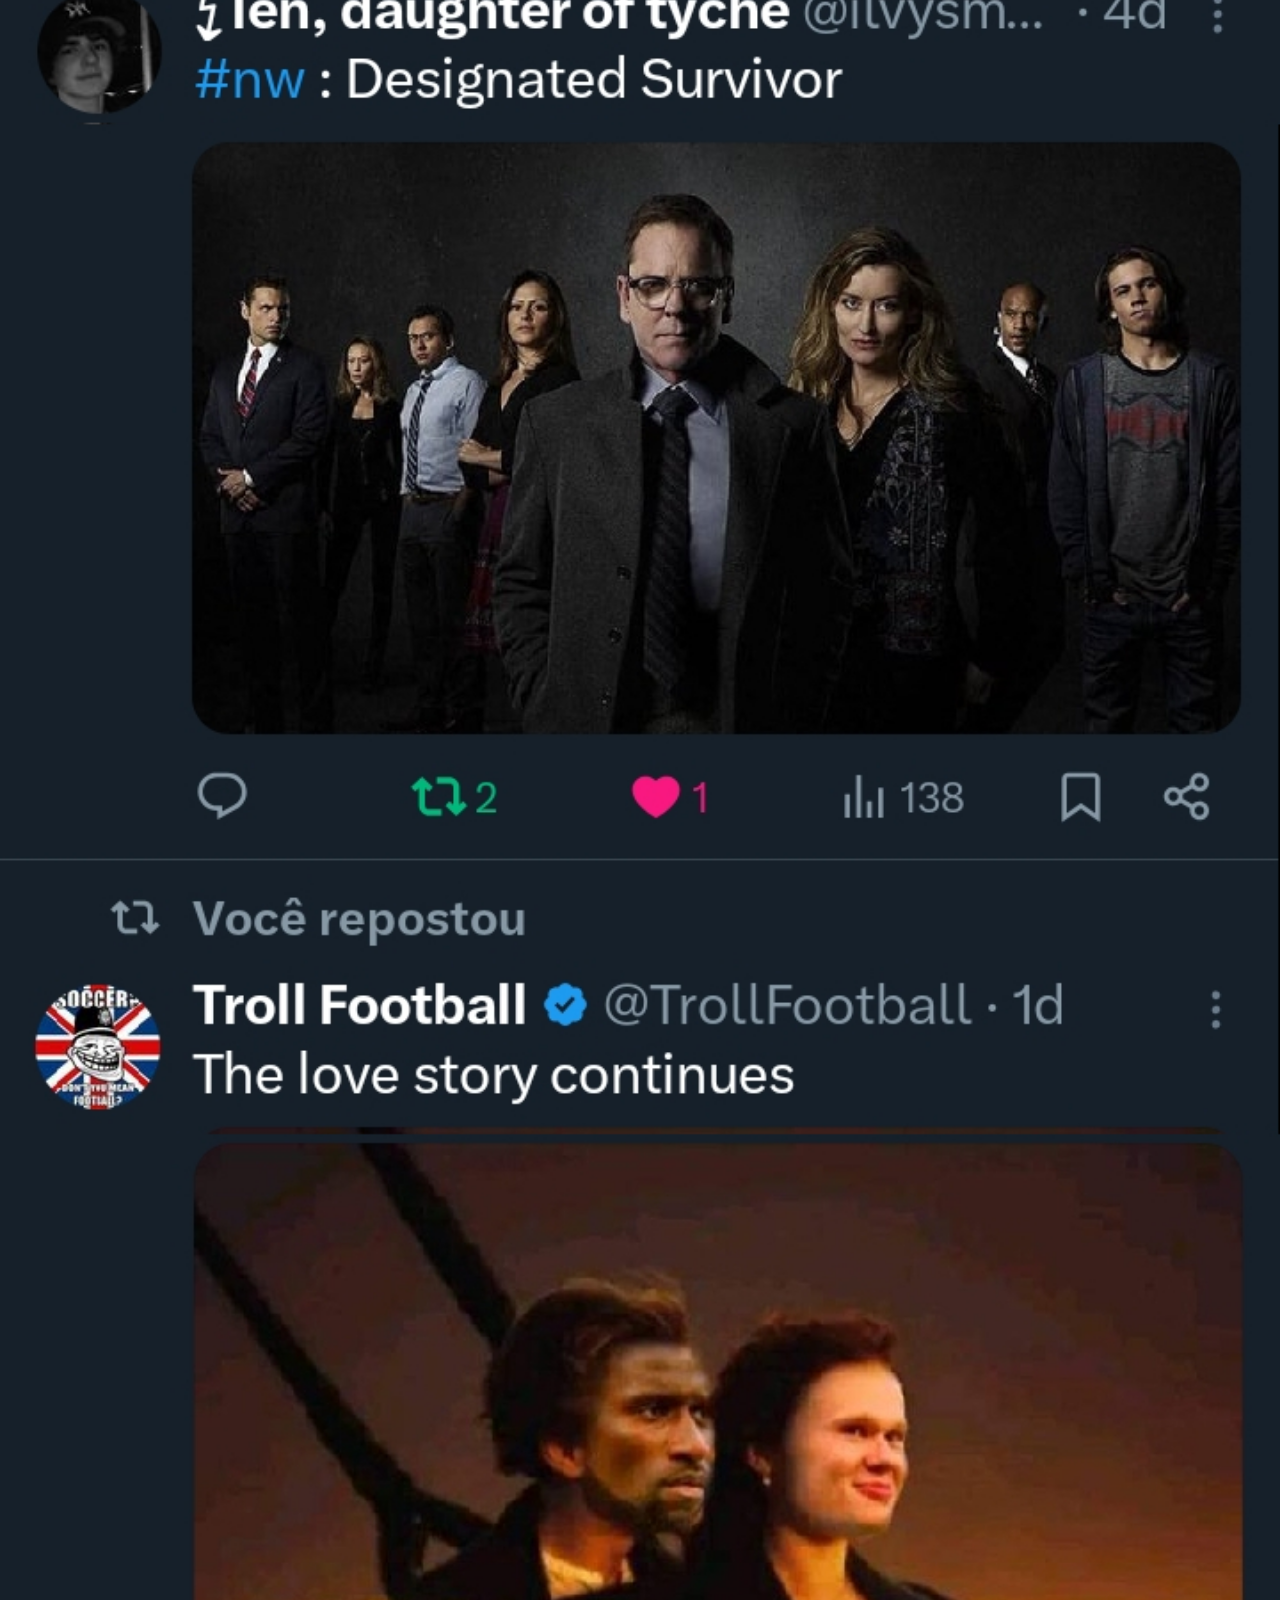
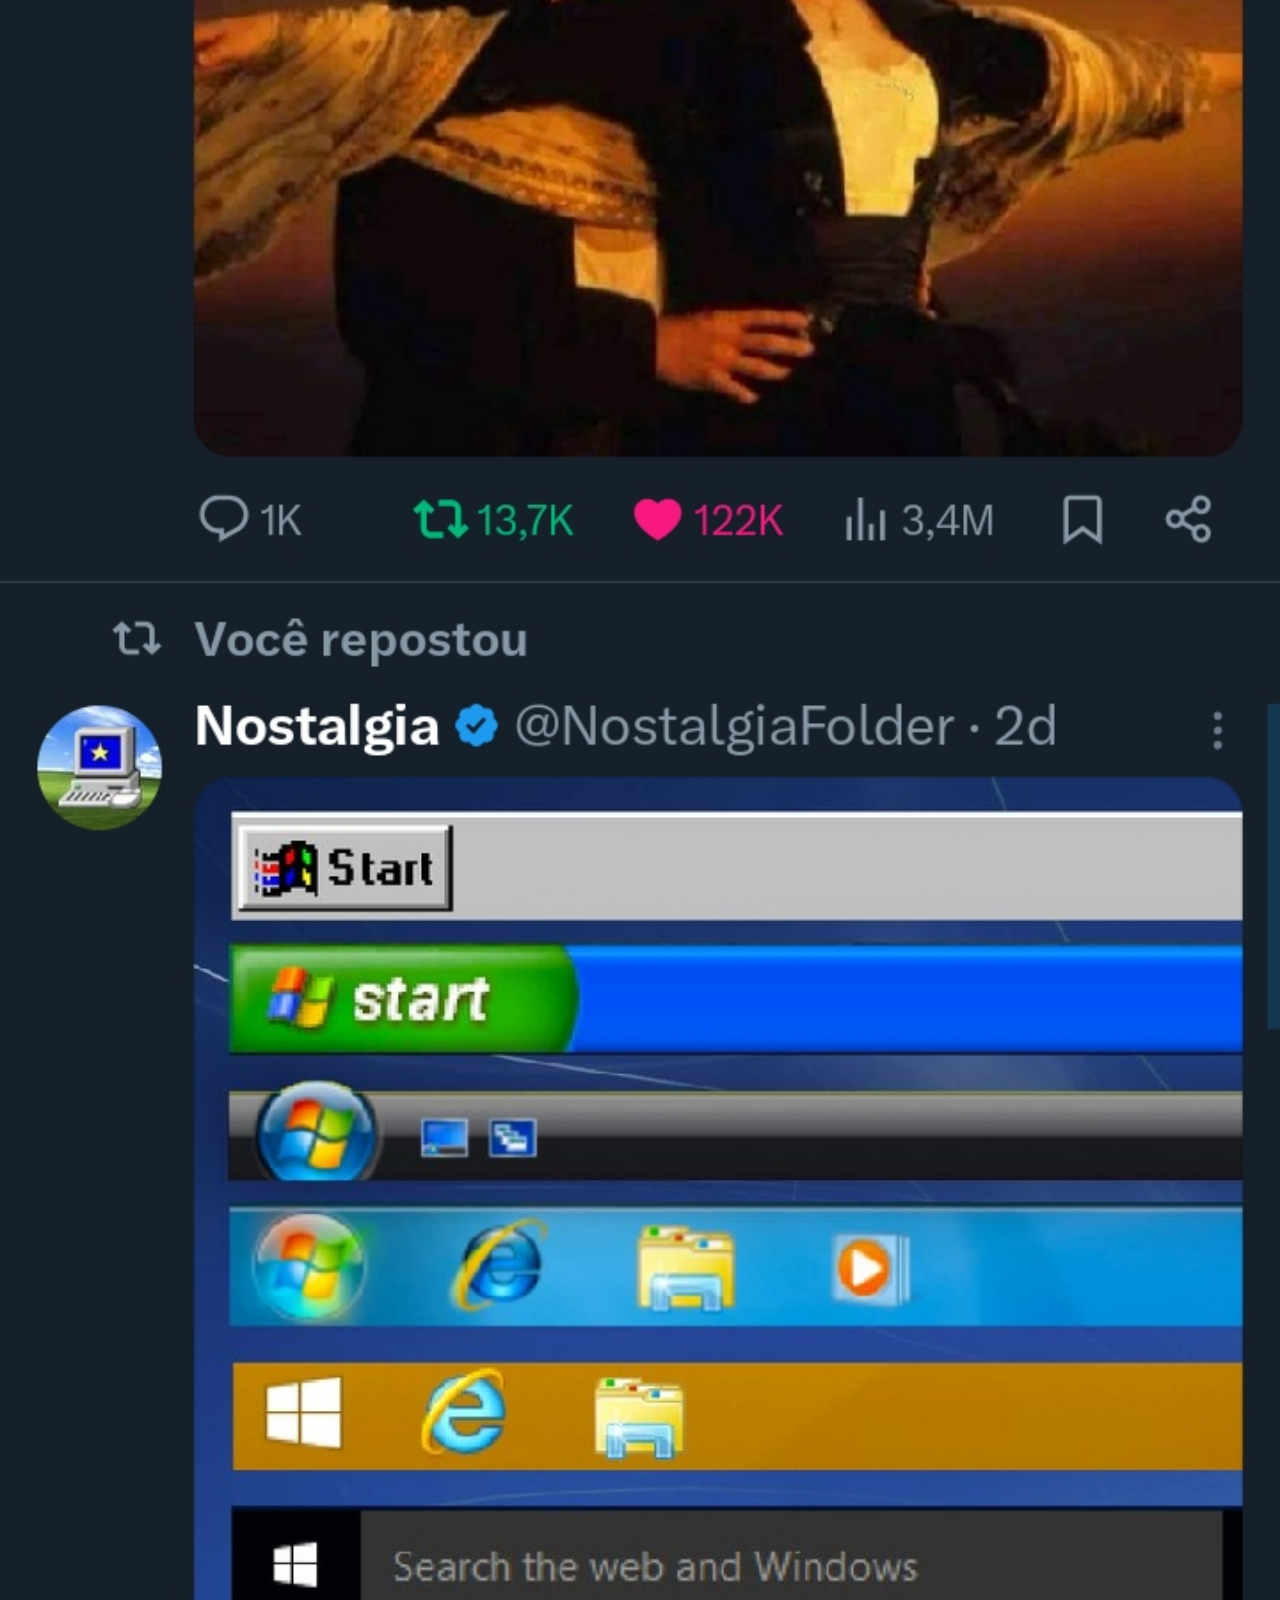
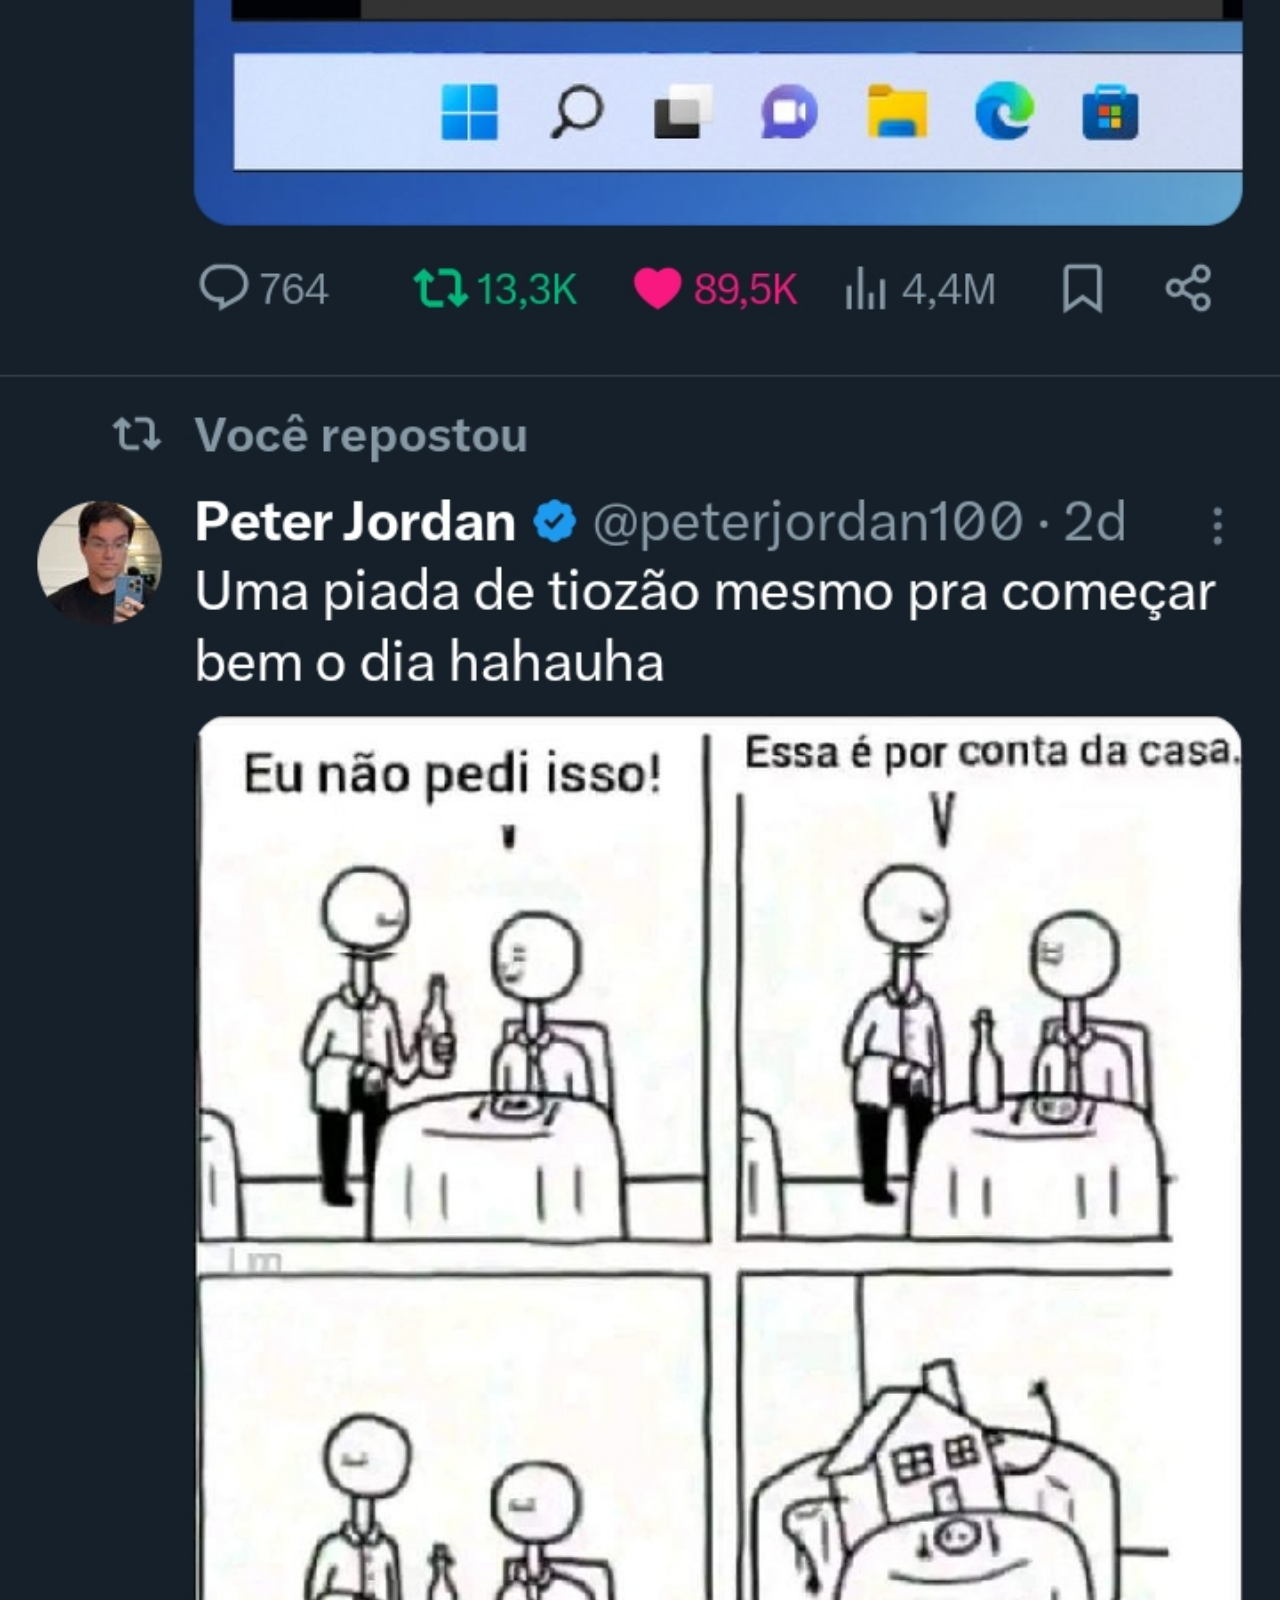
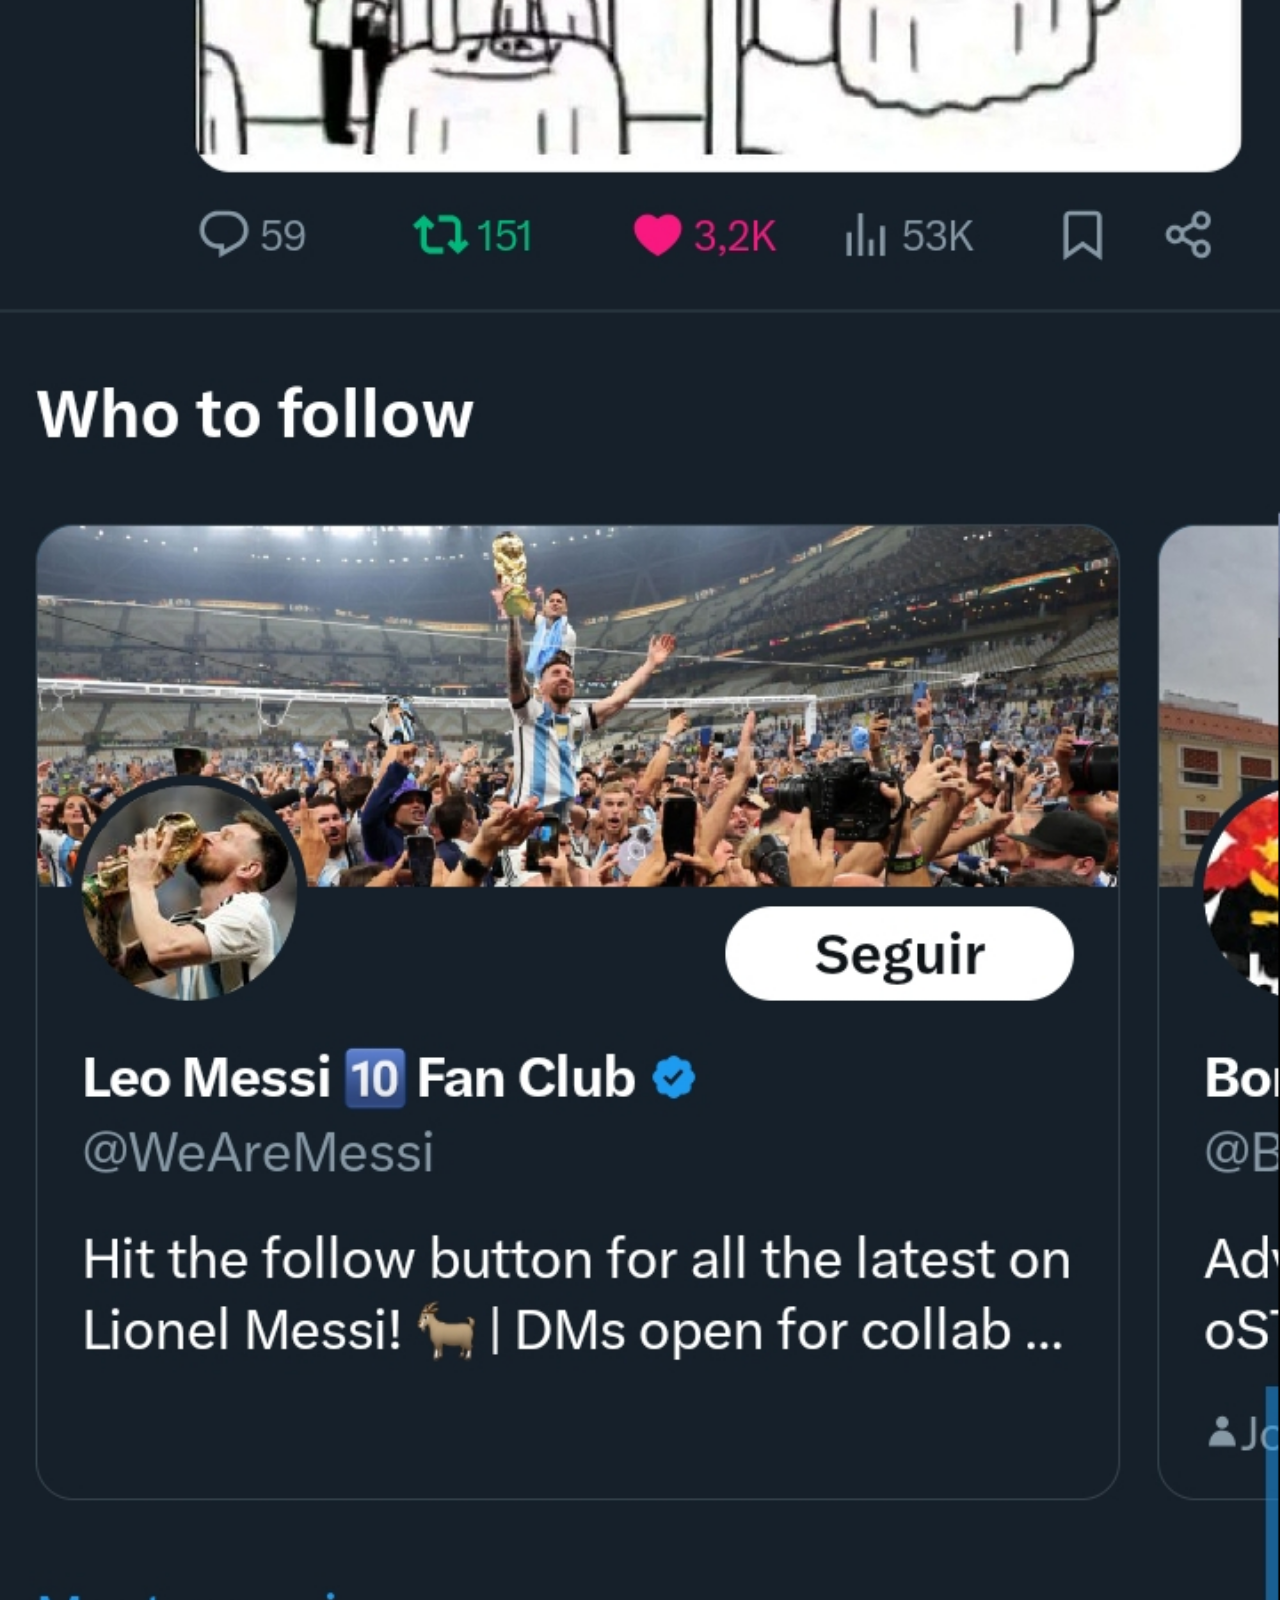
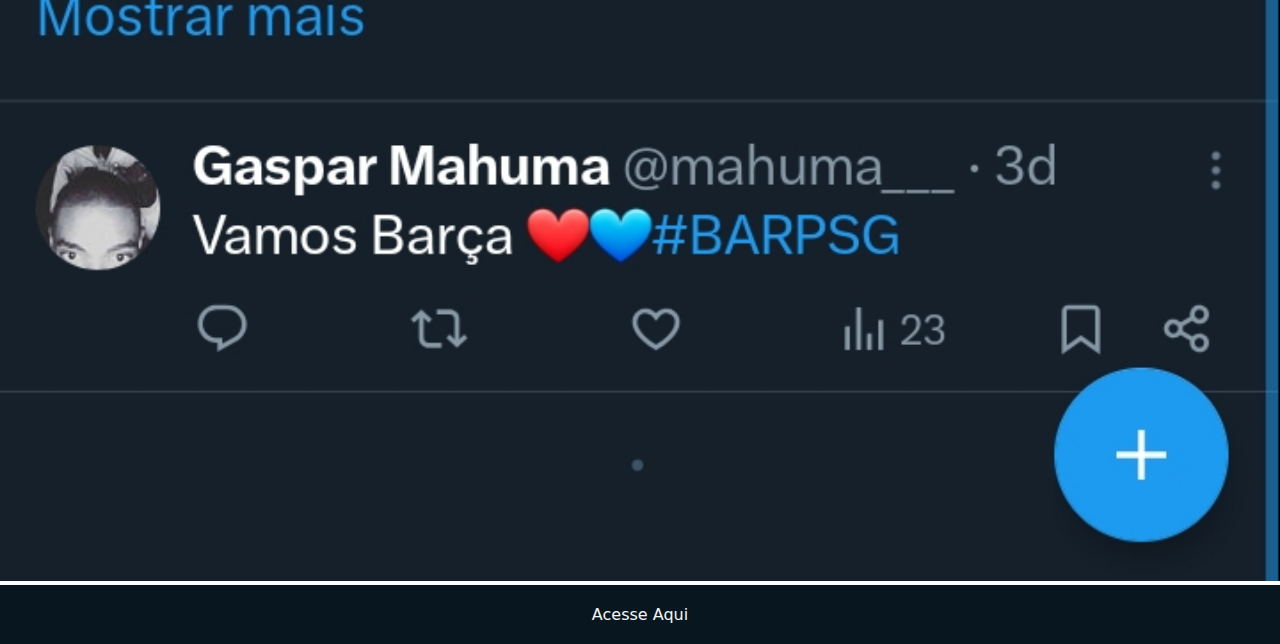
<file: xphone.html>
<!DOCTYPE html>
<html lang="pt-PT">
<head>
    <meta charset="UTF-8">
    <meta name="viewport" content="width=device-width, initial-scale=1.0">
    <title>X</title>
    <link rel="stylesheet" href="estilos/socialphone.css">
</head>
<body>
    <img src="imagens/xphone.jpg" alt="X"><a href="https://www.twitter.com/mahuma___" target="_blank">Acesse Aqui</a>
</body>
</html>
</file>
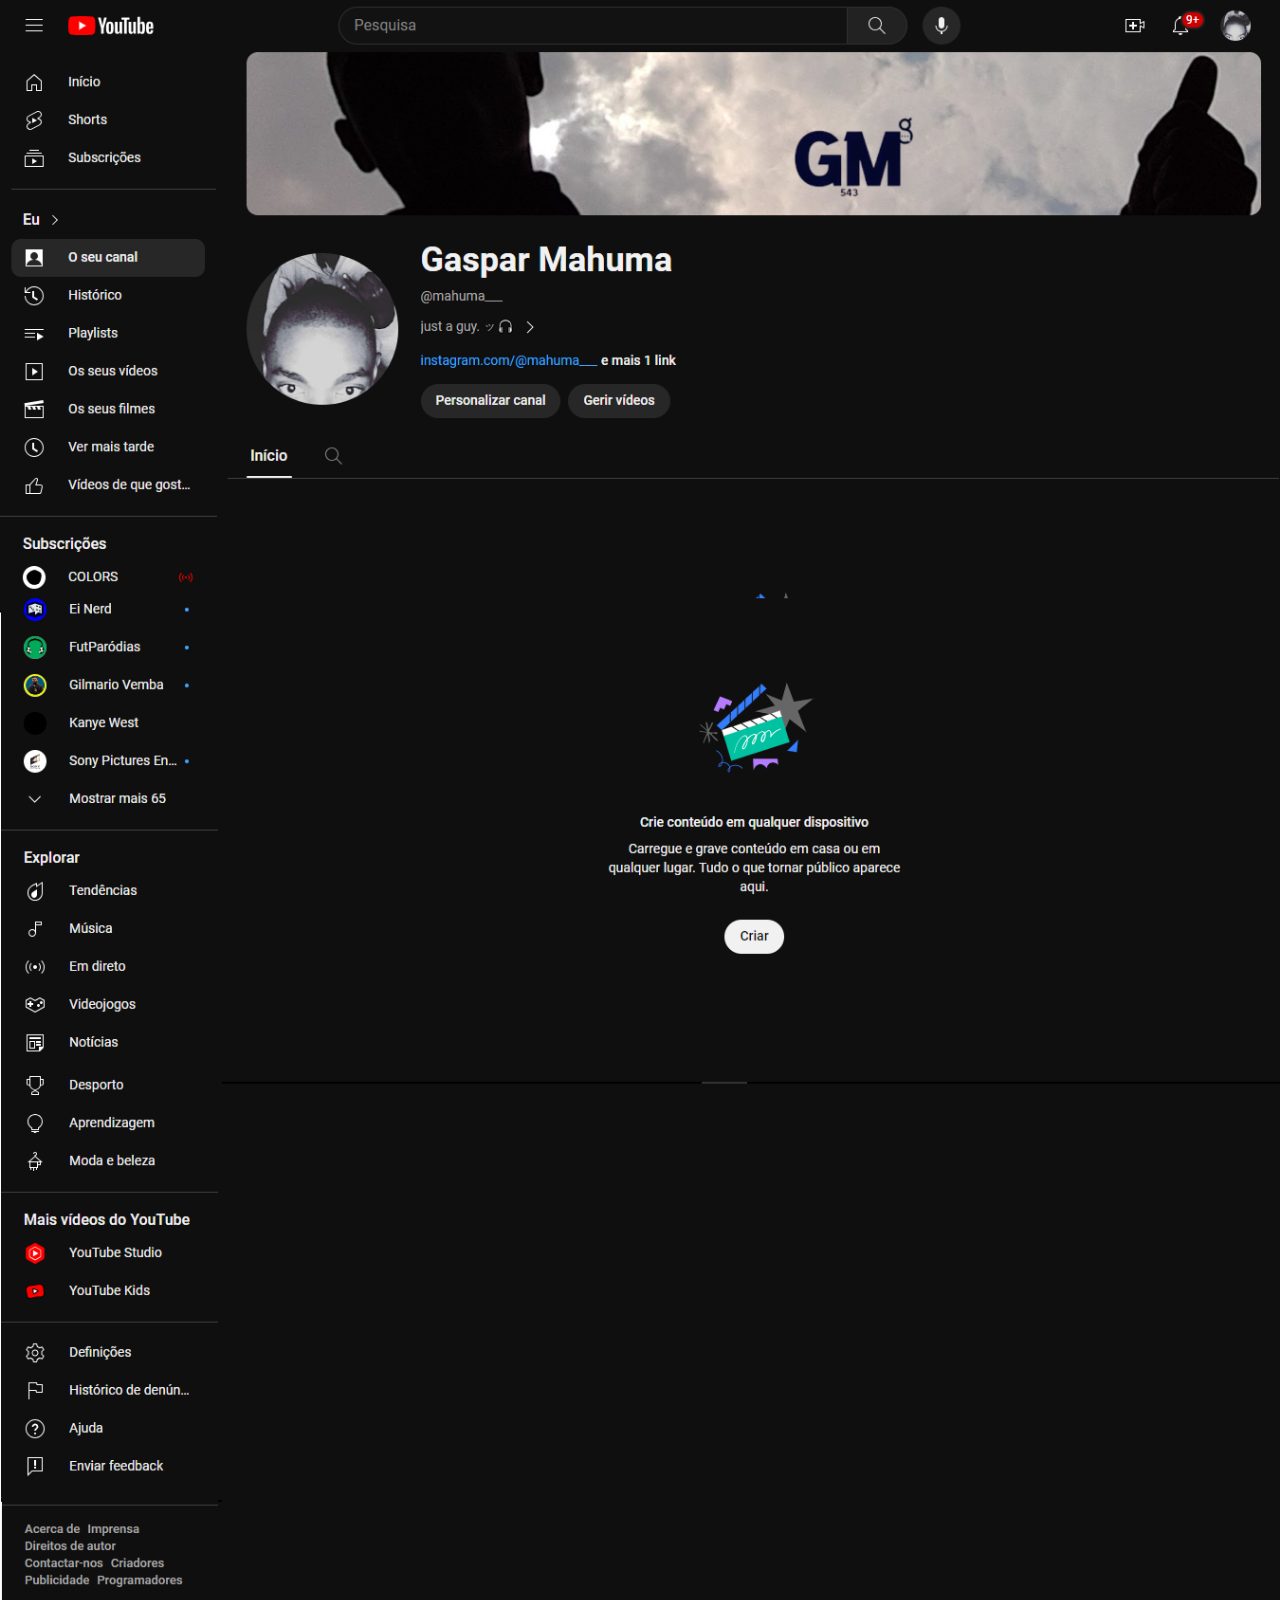
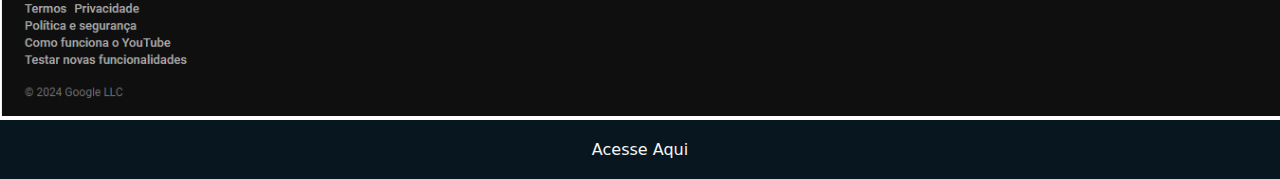
<file: youtubepc.html>
<!DOCTYPE html>
<html lang="pt-PT">
<head>
    <meta charset="UTF-8">
    <meta name="viewport" content="width=device-width, initial-scale=1.0">
    <title>YouTube</title>
    <link rel="stylesheet" href="estilos/socialpc.css">
</head>
<body>
    <img src="imagens/youtubepc.png" alt="YouTube"><a href="https://www.youtube.com/@mahuma___" target="_blank">Acesse Aqui</a>
</body>
</html>
</file>
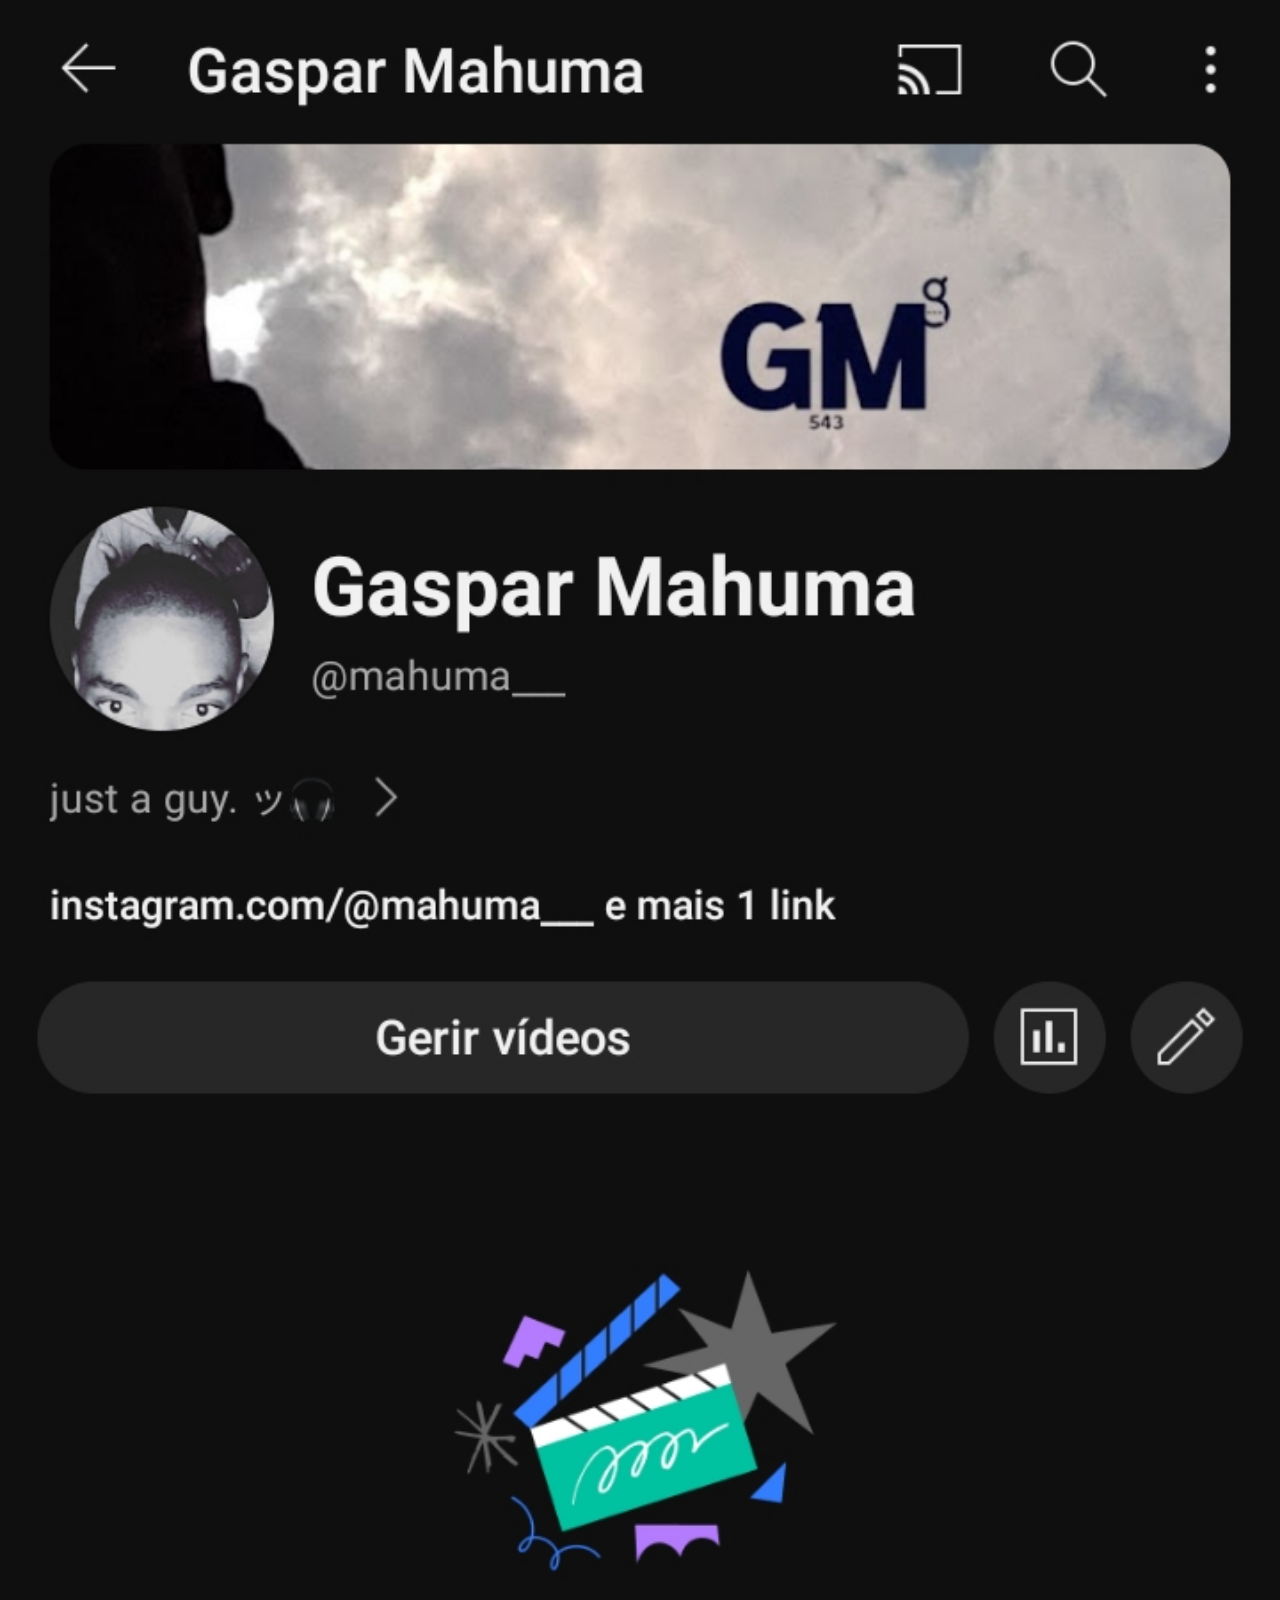
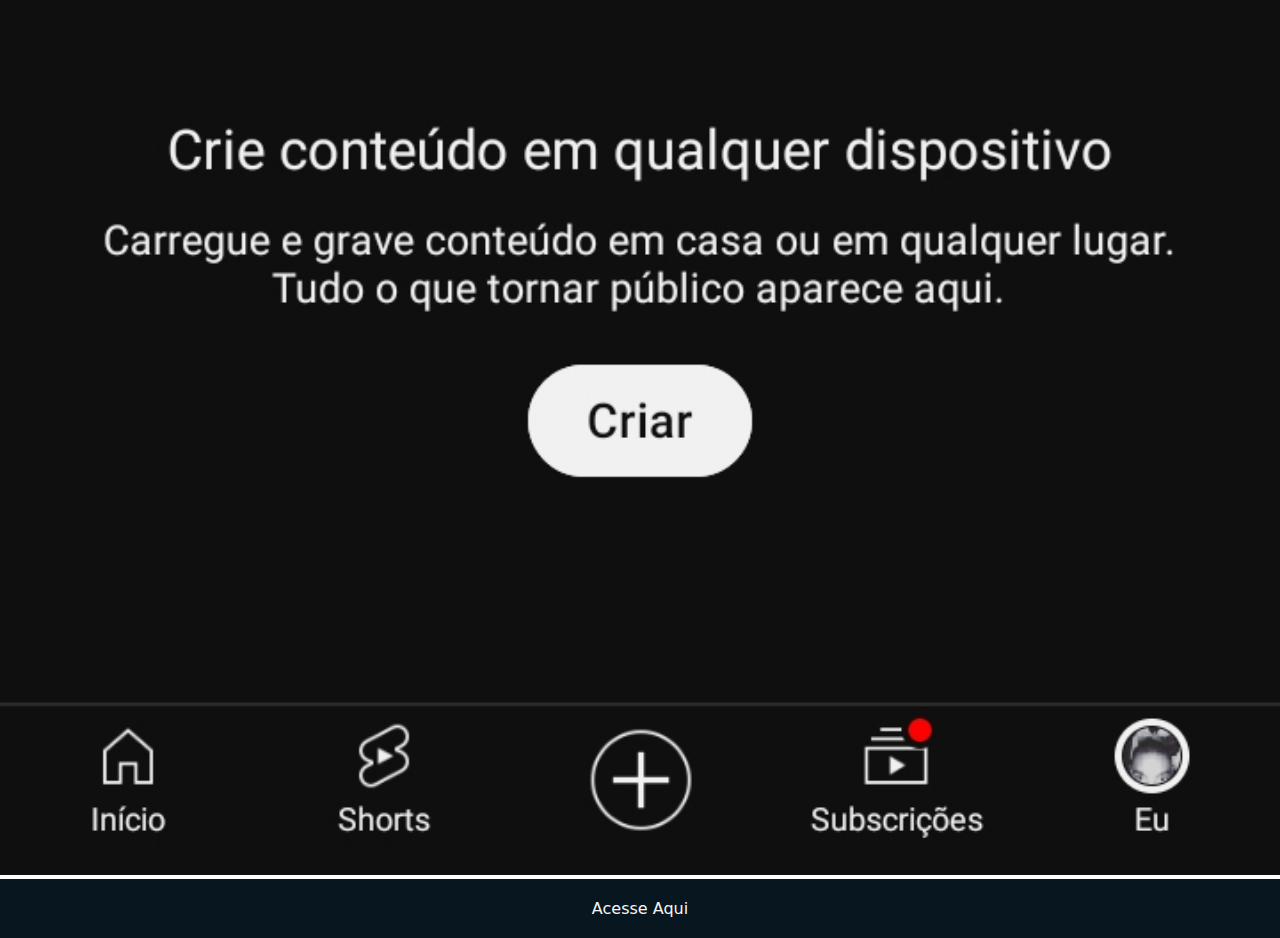
<file: youtubephone.html>
<!DOCTYPE html>
<html lang="pt-PT">
<head>
    <meta charset="UTF-8">
    <meta name="viewport" content="width=device-width, initial-scale=1.0">
    <title>YouTube</title>
    <link rel="stylesheet" href="estilos/socialphone.css">
</head>
<body>
    <img src="imagens/youtubephone.jpg" alt="YouTube"><a href="https://www.youtube.com/@mahuma___" target="_blank">Acesse Aqui</a>
</body>
</html>
</file>
<file: estilos/pc.css>
@charset "UTF-8";

* {
    margin: 0px;
    padding: 0px;
}

html, body {
    width: 100vw;
    height: 100vh;
    background-image: url('../imagens/fundo.jpg');
    background-size: cover;
    background-repeat: no-repeat;
    background-attachment: fixed;
    background-color: black;
}

main {
    position: relative;
    width: 100vw;
    height: 100vh;
}

section#pc {
    position: absolute;
    top: 50%;
    left: 50%;
    transform: translate(-50%, -50%);
    width: 640px;
    height: 371px;
    background-image: url('../imagens/macbook-2.png');
    background-size: cover;
    background-repeat: no-repeat;
}

iframe#homepc {
    position: absolute;
    top: 23px;
    left: 74px;
    width: 492px;
    height: 308px;
}

section#redes-sociais {
    text-align: center;
}

section#redes-sociais img {
    width: 50px;
    box-shadow: 2px 2px 5px rgba(0, 0, 0, 0.350);
    border-radius: 50%;
    margin: 10px;
    box-sizing: border-box;
    transition: 0.3s;
}

section#redes-sociais img:hover {
    width: 65px;
    transform: translate(-3px, -3px);
    box-shadow: 5px 5px 10px rgba(0, 0, 0, 0.650);
}
</file>
<file: estilos/socialpc.css>
@charset "UTF-8";

* {
    margin: 0;
    padding: 0;
}

body {
    font-family: system-ui, -apple-system, BlinkMacSystemFont, 'Segoe UI', Roboto, Oxygen, Ubuntu, Cantarell, 'Open Sans', 'Helvetica Neue', sans-serif;
    font-weight: normal;

}

::-webkit-scrollbar {
    width: 0px;
    height: 0px;
}

img {
    width: 100vw;
}

a {
    background-color: #08171f;
    padding: 20px;
    text-align: center;
    text-decoration: none;
    color: whitesmoke;
    display: block;
    transition: 0.3s;
}

a:hover {
    background-color: #000000;
}
</file>
<file: estilos/socialphone.css>
@charset "UTF-8";

* {
    margin: 0;
    padding: 0;
}

body {
    font-family: system-ui, -apple-system, BlinkMacSystemFont, 'Segoe UI', Roboto, Oxygen, Ubuntu, Cantarell, 'Open Sans', 'Helvetica Neue', sans-serif;
    font-weight: normal;

}

::-webkit-scrollbar {
    width: 0px;
    height: 0px;
}

img {
    width: 100vw;
}

a {
    background-color: #08171f;
    padding: 20px;
    text-align: center;
    text-decoration: none;
    color: whitesmoke;
    display: block;
    transition: 0.3s;
}

a:hover {
    background-color: #000000;
}
</file>
<file: estilos/phone.css>
@charset "UTF-8";

* {
    padding: 0px;
    margin: 0px;
}

html, body {
    background-color: black;
    width: 100vw;
    height: 100vh;
}

body {
    background-image: url('../imagens/fundo.jpg');
    background-position: top center;
    background-repeat: no-repeat;
    background-size: cover;
    background-attachment: fixed;
}

main {
    position: relative;
    width: 100vw;
    height: 100vh;
}

section#phone {
    position: absolute;
    top: 50%;
    left: 50%;
    transform: translate(-50%, -50%);
    width: 200px;
    height: 397px;
    background-image: url('../imagens/iphone-13.png');
    background-repeat: no-repeat;

}

iframe#homephone {
    position: absolute;
    top: 9px;
    left: 11px;
    width: 178px;
    height: 376px;
    border-radius: 25px;
}

section#redes-sociais {
    text-align: center;
}

section#redes-sociais img {
    width: 50px;
    box-shadow: 2px 2px 5px rgba(0, 0, 0, 0.350);
    border-radius: 50%;
    margin: 10px;
    box-sizing: border-box;
    transition: 0.3s;
}

section#redes-sociais img:hover {
    width: 65px;
    transform: translate(-3px, -3px);
    box-shadow: 5px 5px 10px rgba(0, 0, 0, 0.650);
}
</file>
